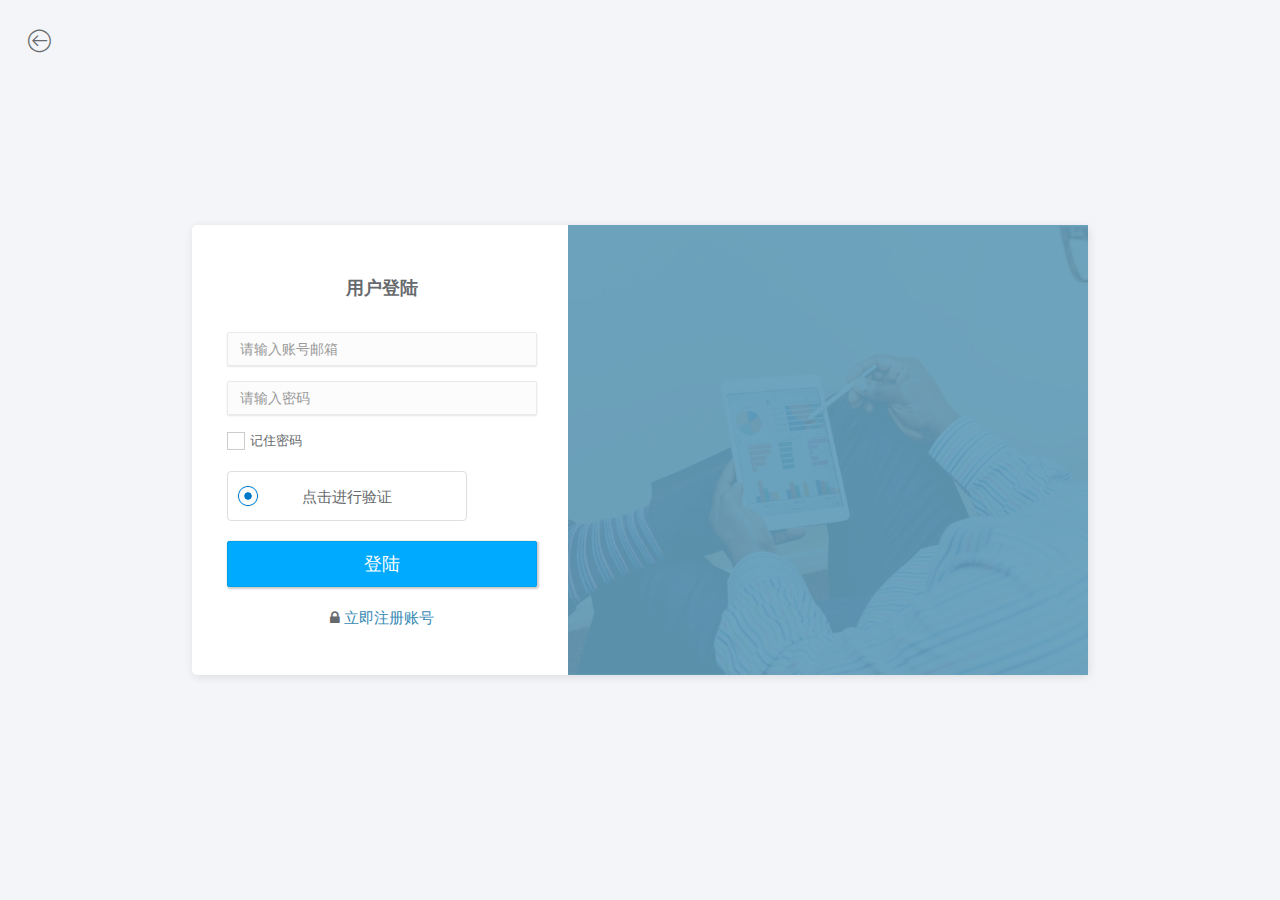
<file: page-login.html>
<!doctype html>
<html lang="en" class="fullscreen-bg">

<head>
	<title>全知问答</title>
	<meta charset="utf-8">
	<meta http-equiv="X-UA-Compatible" content="IE=edge,chrome=1">
	<meta name="viewport" content="width=device-width, initial-scale=1.0, maximum-scale=1.0, user-scalable=0">
	<!-- VENDOR CSS -->
	<link rel="stylesheet" href="assets/css/bootstrap.min.css">
	<link rel="stylesheet" href="assets/vendor/font-awesome/css/font-awesome.min.css">
	<link rel="stylesheet" href="assets/vendor/linearicons/style.css">
	<!-- MAIN CSS -->
	<link rel="stylesheet" href="assets/css/main.css">
	<!-- FOR DEMO PURPOSES ONLY. You should remove this in your project -->
	<link rel="stylesheet" href="assets/css/demo.css">
	<!-- ICONS -->
	<link rel="apple-touch-icon" sizes="76x76" href="assets/img/apple-icon.png">
	<link rel="icon" type="image/png" sizes="96x96" href="assets/img/favicon.png">
</head>

<body>
	<!-- WRAPPER -->
	<div class="navbar-btn" style="margin-left:20px;">
					<button type="button" class="btn-toggle-fullwidth" onclick="window.location.href='/index.html'"><i class="lnr lnr-arrow-left-circle"></i></button>
	</div>
	<div id="wrapper">
		<div class="vertical-align-wrap">
			<div class="vertical-align-middle">
				<div class="auth-box ">
					<div class="left">
						<div class="content">
							<div class="header">
								
								<p class="lead" style="font-weight: bold;">用户登陆</p>
							</div>
							<form class="form-auth-small" action="./action/login_check.php" id="form1" method="post">
								<div class="form-group">
									<label for="signin-email" class="control-label sr-only">邮箱</label>
									<input type="email" class="form-control" name="username" id="signin-email" value="" placeholder="请输入账号邮箱">
								</div>
								<div class="form-group">
									<label for="signin-password" class="control-label sr-only">密码</label>
									<input type="password" class="form-control" name="password" id="signin-password" value="" placeholder="请输入密码">
								</div>
								<div class="form-group clearfix">
									<label class="fancy-checkbox element-left">
										<input type="checkbox">
										<span>记住密码</span>
									</label>
								</div>
								<link rel="stylesheet" href="assets/captchas/css/captcha.css">
								<div class="form-group">
									<label for="signin-password" class="control-label sr-only"></label>
									<div id="captha1"></div>
								</div>
								<button type="button" onclick="submitForm()" class="btn btn-primary btn-lg btn-block">登陆</button>
								<div class="bottom">
									<span class="helper-text"><i class="fa fa-lock"></i> <a href="page-reg.html">立即注册账号</a></span>
								</div>
							</form>
						</div>
					</div>
					<div class="right">
						<div class="overlay"></div>
						<div class="content text">
							<h1 class="heading"></h1>
							<p></p>
						</div>
					</div>
					<div class="clearfix"></div>
				</div>
			</div>
		</div>
	</div>
	<!-- END WRAPPER -->
	<!-- END WRAPPER -->
	<script src="assets/vendor/jquery/jquery.min.js"></script>
	<script src="assets/vendor/bootstrap/js/bootstrap.min.js"></script>
	<script src="assets/vendor/jquery-slimscroll/jquery.slimscroll.min.js"></script>
	<script src="assets/vendor/toastr/toastr.min.js"></script>
	<script src="assets/scripts/klorofil-common.js"></script>
	<script src="assets/captchas/js/captcha.js"></script>
	<script>
		
		function gotoIndex(){
			window.location.href='index.html';

		}

		
function callback(isSuccess){
	
}
var obj=$("#captha1").sliderVerification("",{successCallback:callback});
function submitForm(){
	console.log("ddd");
	if(!window.isSuccess){
		alert("您还没有进行验证");
		
		return false;
	}
	$("#form1").submit();
}

	</script>
</body>

</html>
</file>
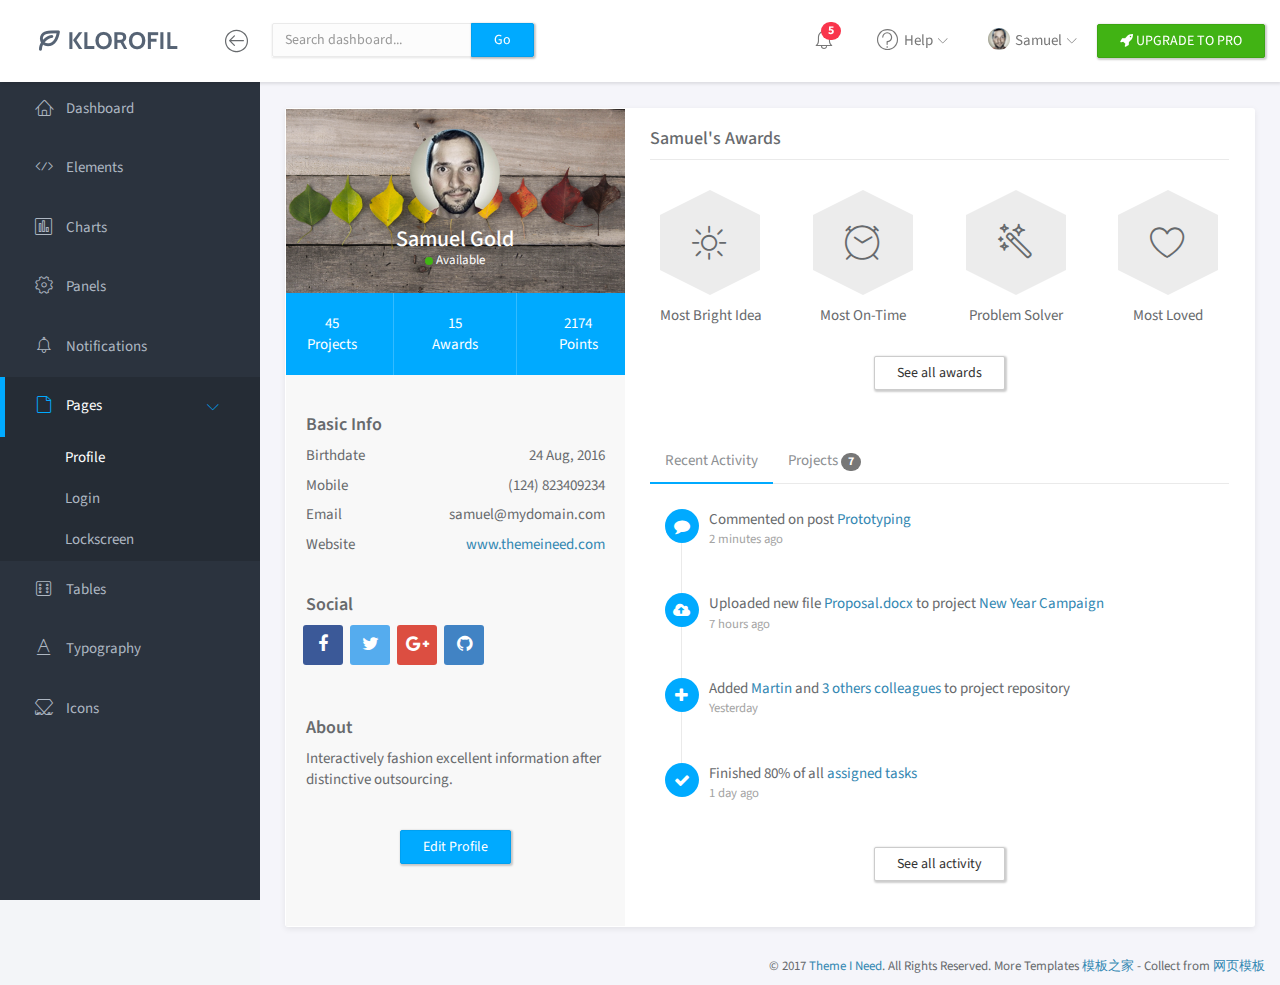
<file: page-profile.html>
<!doctype html>
<html lang="en">

<head>
	<title>Profile | Klorofil - Free Bootstrap Dashboard Template</title>
	<meta charset="utf-8">
	<meta http-equiv="X-UA-Compatible" content="IE=edge,chrome=1">
	<meta name="viewport" content="width=device-width, initial-scale=1.0, maximum-scale=1.0, user-scalable=0">
	<!-- VENDOR CSS -->
	<link rel="stylesheet" href="assets/vendor/bootstrap/css/bootstrap.min.css">
	<link rel="stylesheet" href="assets/vendor/font-awesome/css/font-awesome.min.css">
	<link rel="stylesheet" href="assets/vendor/linearicons/style.css">
	<!-- MAIN CSS -->
	<link rel="stylesheet" href="assets/css/main.css">
	<!-- FOR DEMO PURPOSES ONLY. You should remove this in your project -->
	<link rel="stylesheet" href="assets/css/demo.css">
	<!-- GOOGLE FONTS -->
	<link href="https://fonts.googleapis.com/css?family=Source+Sans+Pro:300,400,600,700" rel="stylesheet">
	<!-- ICONS -->
	<link rel="apple-touch-icon" sizes="76x76" href="assets/img/apple-icon.png">
	<link rel="icon" type="image/png" sizes="96x96" href="assets/img/favicon.png">
</head>

<body>
	<!-- WRAPPER -->
	<div id="wrapper">
		<!-- NAVBAR -->
		<nav class="navbar navbar-default navbar-fixed-top">
			<div class="brand">
				<a href="index.html"><img src="assets/img/logo-dark.png" alt="Klorofil Logo" class="img-responsive logo"></a>
			</div>
			<div class="container-fluid">
				<div class="navbar-btn">
					<button type="button" class="btn-toggle-fullwidth"><i class="lnr lnr-arrow-left-circle"></i></button>
				</div>
				<form class="navbar-form navbar-left">
					<div class="input-group">
						<input type="text" value="" class="form-control" placeholder="Search dashboard...">
						<span class="input-group-btn"><button type="button" class="btn btn-primary">Go</button></span>
					</div>
				</form>
				<div class="navbar-btn navbar-btn-right">
					<a class="btn btn-success update-pro" href="#downloads/klorofil-pro-bootstrap-admin-dashboard-template/?utm_source=klorofil&utm_medium=template&utm_campaign=KlorofilPro" title="Upgrade to Pro" target="_blank"><i class="fa fa-rocket"></i> <span>UPGRADE TO PRO</span></a>
				</div>
				<div id="navbar-menu">
					<ul class="nav navbar-nav navbar-right">
						<li class="dropdown">
							<a href="#" class="dropdown-toggle icon-menu" data-toggle="dropdown">
								<i class="lnr lnr-alarm"></i>
								<span class="badge bg-danger">5</span>
							</a>
							<ul class="dropdown-menu notifications">
								<li><a href="#" class="notification-item"><span class="dot bg-warning"></span>System space is almost full</a></li>
								<li><a href="#" class="notification-item"><span class="dot bg-danger"></span>You have 9 unfinished tasks</a></li>
								<li><a href="#" class="notification-item"><span class="dot bg-success"></span>Monthly report is available</a></li>
								<li><a href="#" class="notification-item"><span class="dot bg-warning"></span>Weekly meeting in 1 hour</a></li>
								<li><a href="#" class="notification-item"><span class="dot bg-success"></span>Your request has been approved</a></li>
								<li><a href="#" class="more">See all notifications</a></li>
							</ul>
						</li>
						<li class="dropdown">
							<a href="#" class="dropdown-toggle" data-toggle="dropdown"><i class="lnr lnr-question-circle"></i> <span>Help</span> <i class="icon-submenu lnr lnr-chevron-down"></i></a>
							<ul class="dropdown-menu">
								<li><a href="#">Basic Use</a></li>
								<li><a href="#">Working With Data</a></li>
								<li><a href="#">Security</a></li>
								<li><a href="#">Troubleshooting</a></li>
							</ul>
						</li>
						<li class="dropdown">
							<a href="#" class="dropdown-toggle" data-toggle="dropdown"><img src="assets/img/user.png" class="img-circle" alt="Avatar"> <span>Samuel</span> <i class="icon-submenu lnr lnr-chevron-down"></i></a>
							<ul class="dropdown-menu">
								<li><a href="#"><i class="lnr lnr-user"></i> <span>My Profile</span></a></li>
								<li><a href="#"><i class="lnr lnr-envelope"></i> <span>Message</span></a></li>
								<li><a href="#"><i class="lnr lnr-cog"></i> <span>Settings</span></a></li>
								<li><a href="#"><i class="lnr lnr-exit"></i> <span>Logout</span></a></li>
							</ul>
						</li>
						<!-- <li>
							<a class="update-pro" href="#downloads/klorofil-pro-bootstrap-admin-dashboard-template/?utm_source=klorofil&utm_medium=template&utm_campaign=KlorofilPro" title="Upgrade to Pro" target="_blank"><i class="fa fa-rocket"></i> <span>UPGRADE TO PRO</span></a>
						</li> -->
					</ul>
				</div>
			</div>
		</nav>
		<!-- END NAVBAR -->
		<!-- LEFT SIDEBAR -->
		<div id="sidebar-nav" class="sidebar">
			<div class="sidebar-scroll">
				<nav>
					<ul class="nav">
						<li><a href="index.html" class=""><i class="lnr lnr-home"></i> <span>Dashboard</span></a></li>
						<li><a href="elements.html" class=""><i class="lnr lnr-code"></i> <span>Elements</span></a></li>
						<li><a href="charts.html" class=""><i class="lnr lnr-chart-bars"></i> <span>Charts</span></a></li>
						<li><a href="panels.html" class=""><i class="lnr lnr-cog"></i> <span>Panels</span></a></li>
						<li><a href="notifications.html" class=""><i class="lnr lnr-alarm"></i> <span>Notifications</span></a></li>
						<li>
							<a href="#subPages" data-toggle="collapse" class="active"><i class="lnr lnr-file-empty"></i> <span>Pages</span> <i class="icon-submenu lnr lnr-chevron-left"></i></a>
							<div id="subPages" class="collapse in">
								<ul class="nav">
									<li><a href="page-profile.html" class="active">Profile</a></li>
									<li><a href="page-login.html" class="">Login</a></li>
									<li><a href="page-lockscreen.html" class="">Lockscreen</a></li>
								</ul>
							</div>
						</li>
						<li><a href="tables.html" class=""><i class="lnr lnr-dice"></i> <span>Tables</span></a></li>
						<li><a href="typography.html" class=""><i class="lnr lnr-text-format"></i> <span>Typography</span></a></li>
						<li><a href="icons.html" class=""><i class="lnr lnr-linearicons"></i> <span>Icons</span></a></li>
					</ul>
				</nav>
			</div>
		</div>
		<!-- END LEFT SIDEBAR -->
		<!-- MAIN -->
		<div class="main">
			<!-- MAIN CONTENT -->
			<div class="main-content">
				<div class="container-fluid">
					<div class="panel panel-profile">
						<div class="clearfix">
							<!-- LEFT COLUMN -->
							<div class="profile-left">
								<!-- PROFILE HEADER -->
								<div class="profile-header">
									<div class="overlay"></div>
									<div class="profile-main">
										<img src="assets/img/user-medium.png" class="img-circle" alt="Avatar">
										<h3 class="name">Samuel Gold</h3>
										<span class="online-status status-available">Available</span>
									</div>
									<div class="profile-stat">
										<div class="row">
											<div class="col-md-4 stat-item">
												45 <span>Projects</span>
											</div>
											<div class="col-md-4 stat-item">
												15 <span>Awards</span>
											</div>
											<div class="col-md-4 stat-item">
												2174 <span>Points</span>
											</div>
										</div>
									</div>
								</div>
								<!-- END PROFILE HEADER -->
								<!-- PROFILE DETAIL -->
								<div class="profile-detail">
									<div class="profile-info">
										<h4 class="heading">Basic Info</h4>
										<ul class="list-unstyled list-justify">
											<li>Birthdate <span>24 Aug, 2016</span></li>
											<li>Mobile <span>(124) 823409234</span></li>
											<li>Email <span>samuel@mydomain.com</span></li>
											<li>Website <span><a href="#">www.themeineed.com</a></span></li>
										</ul>
									</div>
									<div class="profile-info">
										<h4 class="heading">Social</h4>
										<ul class="list-inline social-icons">
											<li><a href="#" class="facebook-bg"><i class="fa fa-facebook"></i></a></li>
											<li><a href="#" class="twitter-bg"><i class="fa fa-twitter"></i></a></li>
											<li><a href="#" class="google-plus-bg"><i class="fa fa-google-plus"></i></a></li>
											<li><a href="#" class="github-bg"><i class="fa fa-github"></i></a></li>
										</ul>
									</div>
									<div class="profile-info">
										<h4 class="heading">About</h4>
										<p>Interactively fashion excellent information after distinctive outsourcing.</p>
									</div>
									<div class="text-center"><a href="#" class="btn btn-primary">Edit Profile</a></div>
								</div>
								<!-- END PROFILE DETAIL -->
							</div>
							<!-- END LEFT COLUMN -->
							<!-- RIGHT COLUMN -->
							<div class="profile-right">
								<h4 class="heading">Samuel's Awards</h4>
								<!-- AWARDS -->
								<div class="awards">
									<div class="row">
										<div class="col-md-3 col-sm-6">
											<div class="award-item">
												<div class="hexagon">
													<span class="lnr lnr-sun award-icon"></span>
												</div>
												<span>Most Bright Idea</span>
											</div>
										</div>
										<div class="col-md-3 col-sm-6">
											<div class="award-item">
												<div class="hexagon">
													<span class="lnr lnr-clock award-icon"></span>
												</div>
												<span>Most On-Time</span>
											</div>
										</div>
										<div class="col-md-3 col-sm-6">
											<div class="award-item">
												<div class="hexagon">
													<span class="lnr lnr-magic-wand award-icon"></span>
												</div>
												<span>Problem Solver</span>
											</div>
										</div>
										<div class="col-md-3 col-sm-6">
											<div class="award-item">
												<div class="hexagon">
													<span class="lnr lnr-heart award-icon"></span>
												</div>
												<span>Most Loved</span>
											</div>
										</div>
									</div>
									<div class="text-center"><a href="#" class="btn btn-default">See all awards</a></div>
								</div>
								<!-- END AWARDS -->
								<!-- TABBED CONTENT -->
								<div class="custom-tabs-line tabs-line-bottom left-aligned">
									<ul class="nav" role="tablist">
										<li class="active"><a href="#tab-bottom-left1" role="tab" data-toggle="tab">Recent Activity</a></li>
										<li><a href="#tab-bottom-left2" role="tab" data-toggle="tab">Projects <span class="badge">7</span></a></li>
									</ul>
								</div>
								<div class="tab-content">
									<div class="tab-pane fade in active" id="tab-bottom-left1">
										<ul class="list-unstyled activity-timeline">
											<li>
												<i class="fa fa-comment activity-icon"></i>
												<p>Commented on post <a href="#">Prototyping</a> <span class="timestamp">2 minutes ago</span></p>
											</li>
											<li>
												<i class="fa fa-cloud-upload activity-icon"></i>
												<p>Uploaded new file <a href="#">Proposal.docx</a> to project <a href="#">New Year Campaign</a> <span class="timestamp">7 hours ago</span></p>
											</li>
											<li>
												<i class="fa fa-plus activity-icon"></i>
												<p>Added <a href="#">Martin</a> and <a href="#">3 others colleagues</a> to project repository <span class="timestamp">Yesterday</span></p>
											</li>
											<li>
												<i class="fa fa-check activity-icon"></i>
												<p>Finished 80% of all <a href="#">assigned tasks</a> <span class="timestamp">1 day ago</span></p>
											</li>
										</ul>
										<div class="margin-top-30 text-center"><a href="#" class="btn btn-default">See all activity</a></div>
									</div>
									<div class="tab-pane fade" id="tab-bottom-left2">
										<div class="table-responsive">
											<table class="table project-table">
												<thead>
													<tr>
														<th>Title</th>
														<th>Progress</th>
														<th>Leader</th>
														<th>Status</th>
													</tr>
												</thead>
												<tbody>
													<tr>
														<td><a href="#">Spot Media</a></td>
														<td>
															<div class="progress">
																<div class="progress-bar" role="progressbar" aria-valuenow="60" aria-valuemin="0" aria-valuemax="100" style="width: 60%;">
																	<span>60% Complete</span>
																</div>
															</div>
														</td>
														<td><img src="assets/img/user2.png" alt="Avatar" class="avatar img-circle"> <a href="#">Michael</a></td>
														<td><span class="label label-success">ACTIVE</span></td>
													</tr>
													<tr>
														<td><a href="#">E-Commerce Site</a></td>
														<td>
															<div class="progress">
																<div class="progress-bar" role="progressbar" aria-valuenow="33" aria-valuemin="0" aria-valuemax="100" style="width: 33%;">
																	<span>33% Complete</span>
																</div>
															</div>
														</td>
														<td><img src="assets/img/user1.png" alt="Avatar" class="avatar img-circle"> <a href="#">Antonius</a></td>
														<td><span class="label label-warning">PENDING</span></td>
													</tr>
													<tr>
														<td><a href="#">Project 123GO</a></td>
														<td>
															<div class="progress">
																<div class="progress-bar" role="progressbar" aria-valuenow="68" aria-valuemin="0" aria-valuemax="100" style="width: 68%;">
																	<span>68% Complete</span>
																</div>
															</div>
														</td>
														<td><img src="assets/img/user1.png" alt="Avatar" class="avatar img-circle"> <a href="#">Antonius</a></td>
														<td><span class="label label-success">ACTIVE</span></td>
													</tr>
													<tr>
														<td><a href="#">Wordpress Theme</a></td>
														<td>
															<div class="progress">
																<div class="progress-bar" role="progressbar" aria-valuenow="75" aria-valuemin="0" aria-valuemax="100" style="width: 75%;">
																	<span>75%</span>
																</div>
															</div>
														</td>
														<td><img src="assets/img/user2.png" alt="Avatar" class="avatar img-circle"> <a href="#">Michael</a></td>
														<td><span class="label label-success">ACTIVE</span></td>
													</tr>
													<tr>
														<td><a href="#">Project 123GO</a></td>
														<td>
															<div class="progress">
																<div class="progress-bar progress-bar-success" role="progressbar" aria-valuenow="100" aria-valuemin="0" aria-valuemax="100" style="width: 100%;">
																	<span>100%</span>
																</div>
															</div>
														</td>
														<td><img src="assets/img/user1.png" alt="Avatar" class="avatar img-circle" /> <a href="#">Antonius</a></td>
														<td><span class="label label-default">CLOSED</span></td>
													</tr>
													<tr>
														<td><a href="#">Redesign Landing Page</a></td>
														<td>
															<div class="progress">
																<div class="progress-bar progress-bar-success" role="progressbar" aria-valuenow="100" aria-valuemin="0" aria-valuemax="100" style="width: 100%;">
																	<span>100%</span>
																</div>
															</div>
														</td>
														<td><img src="assets/img/user5.png" alt="Avatar" class="avatar img-circle" /> <a href="#">Jason</a></td>
														<td><span class="label label-default">CLOSED</span></td>
													</tr>
												</tbody>
											</table>
										</div>
									</div>
								</div>
								<!-- END TABBED CONTENT -->
							</div>
							<!-- END RIGHT COLUMN -->
						</div>
					</div>
				</div>
			</div>
			<!-- END MAIN CONTENT -->
		</div>
		<!-- END MAIN -->
		<div class="clearfix"></div>
		<footer>
			<div class="container-fluid">
				<p class="copyright">&copy; 2017 <a href="#" target="_blank">Theme I Need</a>. All Rights Reserved. More Templates <a href="http://www.cssmoban.com/" target="_blank" title="模板之家">模板之家</a> - Collect from <a href="http://www.cssmoban.com/" title="网页模板" target="_blank">网页模板</a></p>
			</div>
		</footer>
	</div>
	<!-- END WRAPPER -->
	<!-- Javascript -->
	<script src="assets/vendor/jquery/jquery.min.js"></script>
	<script src="assets/vendor/bootstrap/js/bootstrap.min.js"></script>
	<script src="assets/vendor/jquery-slimscroll/jquery.slimscroll.min.js"></script>
	<script src="assets/scripts/klorofil-common.js"></script>
</body>

</html>
</file>
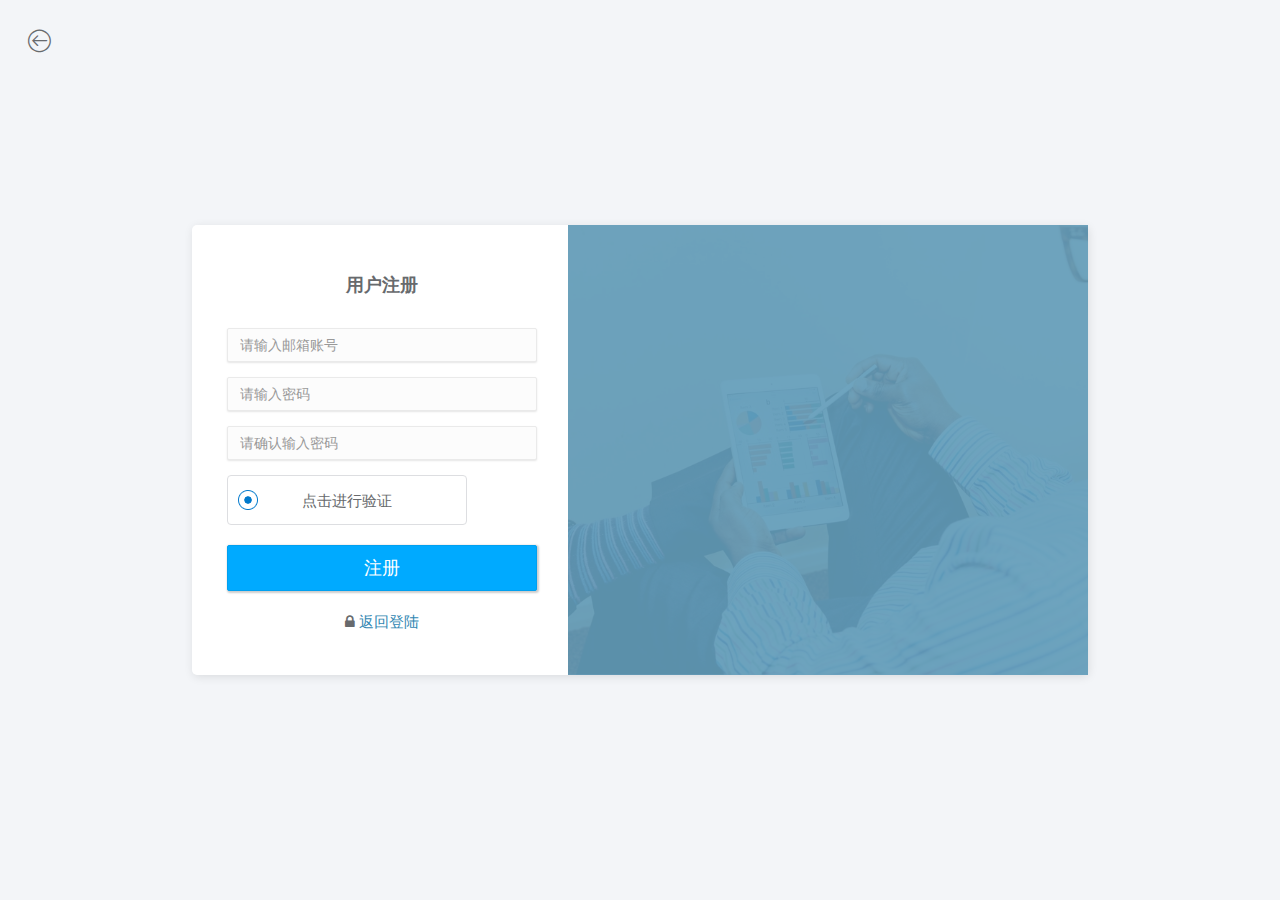
<file: page-reg.html>
<!doctype html>
<html lang="en" class="fullscreen-bg">

<head>
	<title>注册 | 链客短域名</title>
	<meta charset="utf-8">
	<meta http-equiv="X-UA-Compatible" content="IE=edge,chrome=1">
	<meta name="viewport" content="width=device-width, initial-scale=1.0, maximum-scale=1.0, user-scalable=0">
	<!-- VENDOR CSS -->
	<link rel="stylesheet" href="assets/css/bootstrap.css">
	<link rel="stylesheet" href="assets/vendor/font-awesome/css/font-awesome.min.css">
	<link rel="stylesheet" href="assets/vendor/linearicons/style.css">
	<link rel="stylesheet" href="assets/vendor/toastr/toastr.min.css">
	<!-- MAIN CSS -->
	<link rel="stylesheet" href="assets/css/main.css">
	<!-- FOR DEMO PURPOSES ONLY. You should remove this in your project -->

	<!-- GOOGLE FONTS -->
	<!-- ICONS -->
	<link rel="apple-touch-icon" sizes="76x76" href="assets/img/apple-icon.png">
	<link rel="icon" type="image/png" sizes="96x96" href="assets/img/favicon.png">
	<link rel="stylesheet" href="assets/captchac/css/base.css">
	<link rel="stylesheet" href="assets/captchac/css/click.css">
</head>

<body>
	<div class="navbar-btn" style="margin-left:20px;">
	 <button type="button" class="btn-toggle-fullwidth" onclick="gotoIndex()"><i class="lnr lnr-arrow-left-circle"></i></button>
	</div>
	<!-- WRAPPER -->
	<div id="wrapper">
		<div class="vertical-align-wrap">
			<div class="vertical-align-middle">
				<div class="auth-box ">
					<div class="left">
						<div class="content">
							<div class="header">
								<p class="lead" style="font-weight: bold;">用户注册</p>
							</div>
							<form class="form-auth-small" action="./action/reg.php" method="post" id="form1">
								<div class="form-group">
									<label for="signin-email" class="control-label sr-only">邮箱</label>
									<input type="email" class="form-control" name="username" id="signin-email"  placeholder="请输入邮箱账号">
								</div>
								<div class="form-group">
									<label for="signin-password" class="control-label sr-only">密码</label>
									<input type="password" class="form-control" name="password" id="signin-password" value="" placeholder="请输入密码">
								</div>
								<div class="form-group">
									<label for="signin-password" class="control-label sr-only">确认密码</label>
									<input type="password" class="form-control" id="signin-password" value="" placeholder="请确认输入密码">
								</div>
								
								<link rel="stylesheet" href="assets/captchas/css/captcha.css">
								<div class="form-group">
									<label for="signin-password" class="control-label sr-only"></label>
									<div id="captha1"></div>
								</div>
								<button type="button" class="btn btn-primary btn-lg btn-block" onclick="submitForm()">注册</button>
								<div class="bottom">
									<span class="helper-text"><i class="fa fa-lock"></i> <a href="page-login.html">返回登陆</a></span>
								</div>
							</form>
						</div>
					</div>
					<div class="right">
						<div class="overlay"></div>
						<div class="content text">
							<h1 class="heading"></h1>
							<p></p>
						</div>
					</div>
					<div class="clearfix"></div>
				</div>
			</div>
		</div>
	</div>
	<!-- END WRAPPER -->
	<script src="assets/vendor/jquery/jquery.min.js"></script>
	<script src="assets/vendor/bootstrap/js/bootstrap.min.js"></script>
	<script src="assets/vendor/jquery-slimscroll/jquery.slimscroll.min.js"></script>
	<script src="assets/vendor/toastr/toastr.min.js"></script>
	<script src="assets/captchac/js/captcha-click.js"></script>
	<script>
		function reg(){
			var username=$("#username").val();
			var password=$("#password").val();
		  jQuery.ajax({
             type: "post",
             url: "./action/dym_account_create.php",
             data: $("#form1").serialize(),
             dataType: "json",
             success: function(data){
                console.log(data);
               // $("#template").tmpl(data.links).appendTo("#template-container");
               if(data.code==300){
               		toastr.remove();
					toastr.error(data.message, '' , { "positionClass": "toast-top-center","showEasing": "swing","hideEasing": "linear","showMethod": "fadeIn","hideMethod": "fadeOut"} );
				}else{
					toastr.remove();
					toastr.success("注册成功，即将跳转登陆页面。", '' , { "positionClass": "toast-top-center","showEasing": "swing","hideEasing": "linear","showMethod": "fadeIn","hideMethod": "fadeOut"} );
					$('#form1')[0].reset();
					setTimeout(function() {window.location.href="/page-login.html"}, 1000);
				}

             }
         });
		}
		function gotoIndex(){
			window.location.href='index.html';

		}

		
	


function callback(isSuccess){
    alert(isSuccess);
   }
var obj=$("#captha1").clickVerification("",{successCallback:callback});
</script>
</body>

</html>
</file>
<file: assets/vendor/linearicons/style.css>
@font-face {
	font-family: 'Linearicons-Free';
	src:url('fonts/Linearicons-Free.eot?w118d');
	src:url('fonts/Linearicons-Free.eot?#iefixw118d') format('embedded-opentype'),
		url('fonts/Linearicons-Free.woff2?w118d') format('woff2'),
		url('fonts/Linearicons-Free.woff?w118d') format('woff'),
		url('fonts/Linearicons-Free.ttf?w118d') format('truetype'),
		url('fonts/Linearicons-Free.svg?w118d#Linearicons-Free') format('svg');
	font-weight: normal;
	font-style: normal;
}

.lnr {
	font-family: 'Linearicons-Free';
	speak: none;
	font-style: normal;
	font-weight: normal;
	font-variant: normal;
	text-transform: none;
	line-height: 1;

	/* Better Font Rendering =========== */
	-webkit-font-smoothing: antialiased;
	-moz-osx-font-smoothing: grayscale;
}

.lnr-home:before {
	content: "\e800";
}
.lnr-apartment:before {
	content: "\e801";
}
.lnr-pencil:before {
	content: "\e802";
}
.lnr-magic-wand:before {
	content: "\e803";
}
.lnr-drop:before {
	content: "\e804";
}
.lnr-lighter:before {
	content: "\e805";
}
.lnr-poop:before {
	content: "\e806";
}
.lnr-sun:before {
	content: "\e807";
}
.lnr-moon:before {
	content: "\e808";
}
.lnr-cloud:before {
	content: "\e809";
}
.lnr-cloud-upload:before {
	content: "\e80a";
}
.lnr-cloud-download:before {
	content: "\e80b";
}
.lnr-cloud-sync:before {
	content: "\e80c";
}
.lnr-cloud-check:before {
	content: "\e80d";
}
.lnr-database:before {
	content: "\e80e";
}
.lnr-lock:before {
	content: "\e80f";
}
.lnr-cog:before {
	content: "\e810";
}
.lnr-trash:before {
	content: "\e811";
}
.lnr-dice:before {
	content: "\e812";
}
.lnr-heart:before {
	content: "\e813";
}
.lnr-star:before {
	content: "\e814";
}
.lnr-star-half:before {
	content: "\e815";
}
.lnr-star-empty:before {
	content: "\e816";
}
.lnr-flag:before {
	content: "\e817";
}
.lnr-envelope:before {
	content: "\e818";
}
.lnr-paperclip:before {
	content: "\e819";
}
.lnr-inbox:before {
	content: "\e81a";
}
.lnr-eye:before {
	content: "\e81b";
}
.lnr-printer:before {
	content: "\e81c";
}
.lnr-file-empty:before {
	content: "\e81d";
}
.lnr-file-add:before {
	content: "\e81e";
}
.lnr-enter:before {
	content: "\e81f";
}
.lnr-exit:before {
	content: "\e820";
}
.lnr-graduation-hat:before {
	content: "\e821";
}
.lnr-license:before {
	content: "\e822";
}
.lnr-music-note:before {
	content: "\e823";
}
.lnr-film-play:before {
	content: "\e824";
}
.lnr-camera-video:before {
	content: "\e825";
}
.lnr-camera:before {
	content: "\e826";
}
.lnr-picture:before {
	content: "\e827";
}
.lnr-book:before {
	content: "\e828";
}
.lnr-bookmark:before {
	content: "\e829";
}
.lnr-user:before {
	content: "\e82a";
}
.lnr-users:before {
	content: "\e82b";
}
.lnr-shirt:before {
	content: "\e82c";
}
.lnr-store:before {
	content: "\e82d";
}
.lnr-cart:before {
	content: "\e82e";
}
.lnr-tag:before {
	content: "\e82f";
}
.lnr-phone-handset:before {
	content: "\e830";
}
.lnr-phone:before {
	content: "\e831";
}
.lnr-pushpin:before {
	content: "\e832";
}
.lnr-map-marker:before {
	content: "\e833";
}
.lnr-map:before {
	content: "\e834";
}
.lnr-location:before {
	content: "\e835";
}
.lnr-calendar-full:before {
	content: "\e836";
}
.lnr-keyboard:before {
	content: "\e837";
}
.lnr-spell-check:before {
	content: "\e838";
}
.lnr-screen:before {
	content: "\e839";
}
.lnr-smartphone:before {
	content: "\e83a";
}
.lnr-tablet:before {
	content: "\e83b";
}
.lnr-laptop:before {
	content: "\e83c";
}
.lnr-laptop-phone:before {
	content: "\e83d";
}
.lnr-power-switch:before {
	content: "\e83e";
}
.lnr-bubble:before {
	content: "\e83f";
}
.lnr-heart-pulse:before {
	content: "\e840";
}
.lnr-construction:before {
	content: "\e841";
}
.lnr-pie-chart:before {
	content: "\e842";
}
.lnr-chart-bars:before {
	content: "\e843";
}
.lnr-gift:before {
	content: "\e844";
}
.lnr-diamond:before {
	content: "\e845";
}
.lnr-linearicons:before {
	content: "\e846";
}
.lnr-dinner:before {
	content: "\e847";
}
.lnr-coffee-cup:before {
	content: "\e848";
}
.lnr-leaf:before {
	content: "\e849";
}
.lnr-paw:before {
	content: "\e84a";
}
.lnr-rocket:before {
	content: "\e84b";
}
.lnr-briefcase:before {
	content: "\e84c";
}
.lnr-bus:before {
	content: "\e84d";
}
.lnr-car:before {
	content: "\e84e";
}
.lnr-train:before {
	content: "\e84f";
}
.lnr-bicycle:before {
	content: "\e850";
}
.lnr-wheelchair:before {
	content: "\e851";
}
.lnr-select:before {
	content: "\e852";
}
.lnr-earth:before {
	content: "\e853";
}
.lnr-smile:before {
	content: "\e854";
}
.lnr-sad:before {
	content: "\e855";
}
.lnr-neutral:before {
	content: "\e856";
}
.lnr-mustache:before {
	content: "\e857";
}
.lnr-alarm:before {
	content: "\e858";
}
.lnr-bullhorn:before {
	content: "\e859";
}
.lnr-volume-high:before {
	content: "\e85a";
}
.lnr-volume-medium:before {
	content: "\e85b";
}
.lnr-volume-low:before {
	content: "\e85c";
}
.lnr-volume:before {
	content: "\e85d";
}
.lnr-mic:before {
	content: "\e85e";
}
.lnr-hourglass:before {
	content: "\e85f";
}
.lnr-undo:before {
	content: "\e860";
}
.lnr-redo:before {
	content: "\e861";
}
.lnr-sync:before {
	content: "\e862";
}
.lnr-history:before {
	content: "\e863";
}
.lnr-clock:before {
	content: "\e864";
}
.lnr-download:before {
	content: "\e865";
}
.lnr-upload:before {
	content: "\e866";
}
.lnr-enter-down:before {
	content: "\e867";
}
.lnr-exit-up:before {
	content: "\e868";
}
.lnr-bug:before {
	content: "\e869";
}
.lnr-code:before {
	content: "\e86a";
}
.lnr-link:before {
	content: "\e86b";
}
.lnr-unlink:before {
	content: "\e86c";
}
.lnr-thumbs-up:before {
	content: "\e86d";
}
.lnr-thumbs-down:before {
	content: "\e86e";
}
.lnr-magnifier:before {
	content: "\e86f";
}
.lnr-cross:before {
	content: "\e870";
}
.lnr-menu:before {
	content: "\e871";
}
.lnr-list:before {
	content: "\e872";
}
.lnr-chevron-up:before {
	content: "\e873";
}
.lnr-chevron-down:before {
	content: "\e874";
}
.lnr-chevron-left:before {
	content: "\e875";
}
.lnr-chevron-right:before {
	content: "\e876";
}
.lnr-arrow-up:before {
	content: "\e877";
}
.lnr-arrow-down:before {
	content: "\e878";
}
.lnr-arrow-left:before {
	content: "\e879";
}
.lnr-arrow-right:before {
	content: "\e87a";
}
.lnr-move:before {
	content: "\e87b";
}
.lnr-warning:before {
	content: "\e87c";
}
.lnr-question-circle:before {
	content: "\e87d";
}
.lnr-menu-circle:before {
	content: "\e87e";
}
.lnr-checkmark-circle:before {
	content: "\e87f";
}
.lnr-cross-circle:before {
	content: "\e880";
}
.lnr-plus-circle:before {
	content: "\e881";
}
.lnr-circle-minus:before {
	content: "\e882";
}
.lnr-arrow-up-circle:before {
	content: "\e883";
}
.lnr-arrow-down-circle:before {
	content: "\e884";
}
.lnr-arrow-left-circle:before {
	content: "\e885";
}
.lnr-arrow-right-circle:before {
	content: "\e886";
}
.lnr-chevron-up-circle:before {
	content: "\e887";
}
.lnr-chevron-down-circle:before {
	content: "\e888";
}
.lnr-chevron-left-circle:before {
	content: "\e889";
}
.lnr-chevron-right-circle:before {
	content: "\e88a";
}
.lnr-crop:before {
	content: "\e88b";
}
.lnr-frame-expand:before {
	content: "\e88c";
}
.lnr-frame-contract:before {
	content: "\e88d";
}
.lnr-layers:before {
	content: "\e88e";
}
.lnr-funnel:before {
	content: "\e88f";
}
.lnr-text-format:before {
	content: "\e890";
}
.lnr-text-format-remove:before {
	content: "\e891";
}
.lnr-text-size:before {
	content: "\e892";
}
.lnr-bold:before {
	content: "\e893";
}
.lnr-italic:before {
	content: "\e894";
}
.lnr-underline:before {
	content: "\e895";
}
.lnr-strikethrough:before {
	content: "\e896";
}
.lnr-highlight:before {
	content: "\e897";
}
.lnr-text-align-left:before {
	content: "\e898";
}
.lnr-text-align-center:before {
	content: "\e899";
}
.lnr-text-align-right:before {
	content: "\e89a";
}
.lnr-text-align-justify:before {
	content: "\e89b";
}
.lnr-line-spacing:before {
	content: "\e89c";
}
.lnr-indent-increase:before {
	content: "\e89d";
}
.lnr-indent-decrease:before {
	content: "\e89e";
}
.lnr-pilcrow:before {
	content: "\e89f";
}
.lnr-direction-ltr:before {
	content: "\e8a0";
}
.lnr-direction-rtl:before {
	content: "\e8a1";
}
.lnr-page-break:before {
	content: "\e8a2";
}
.lnr-sort-alpha-asc:before {
	content: "\e8a3";
}
.lnr-sort-amount-asc:before {
	content: "\e8a4";
}
.lnr-hand:before {
	content: "\e8a5";
}
.lnr-pointer-up:before {
	content: "\e8a6";
}
.lnr-pointer-right:before {
	content: "\e8a7";
}
.lnr-pointer-down:before {
	content: "\e8a8";
}
.lnr-pointer-left:before {
	content: "\e8a9";
}
</file>
<file: assets/css/main.css>
/********************
 * GENERAL STYLES
 ********************/
html {
  position: relative;
  min-height: 100%; }

body {
  background-color: #F3F5F8;
  font-family: "Source Sans Pro", sans-serif;
  font-size: 15px;
  color: #676a6d; }

a {
  color: #3287B2; }
  a:hover, a:focus {
    color: #3b98c8;
    text-decoration: none; }

th {
  font-weight: 600; }

.page-title {
  margin-top: 0;
  margin-bottom: 30px;
  font-weight: 300; }

footer {
  position: absolute;
  bottom: 0;
  right: 0;
  padding-top: 15px;
  padding-bottom: 10px; }

.copyright {
  margin-bottom: 0;
  text-align: right;
  font-size: 13px; }
  @media screen and (max-width: 767px) {
    .copyright {
      text-align: center;
      position: relative !important; } }

/********************
 * LAYOUT
 ********************/
#wrapper .sidebar {
  -webkit-transition: all 0.3s ease-in-out;
  -moz-transition: all 0.3s ease-in-out;
  -ms-transition: all 0.3s ease-in-out;
  -o-transition: all 0.3s ease-in-out;
  transition: all 0.3s ease-in-out;
  width: 260px;
  height: 100%;
  float: left;
  background-color: #2B333E;
  position: fixed;
  left: 0; }

#wrapper .main {
  -webkit-transition: all 0.3s ease-in-out;
  -moz-transition: all 0.3s ease-in-out;
  -ms-transition: all 0.3s ease-in-out;
  -o-transition: all 0.3s ease-in-out;
  transition: all 0.3s ease-in-out;
  width: calc(100% - 260px);
  left: 0;
  position: relative;
  float: right;
  background-color: #f5f5fa; }

#wrapper #sidebar-nav,
#wrapper .main {
  padding-top: 80px; }

@media screen and (max-width: 767px) {
  #wrapper #sidebar-nav,
  #wrapper .main {
    padding-top: 130px; } }

.layout-fullwidth #wrapper .sidebar {
  left: -260px; }

.layout-fullwidth #wrapper .main {
  width: 100%; }

.layout-fullwidth #wrapper .navbar {
  left: 0 !important; }

.layout-fullwidth #wrapper .btn-toggle-fullwidth {
  color: #00AAFF; }

.offcanvas-active #wrapper .sidebar {
  left: 0; }

.offcanvas-active #wrapper .main {
  width: 100%;
  position: relative;
  left: 260px; }

@media screen and (max-width: 1024px) {
  #wrapper .sidebar {
    left: -260px; }
  #wrapper .main {
    width: 100%; }
  #wrapper .navbar {
    left: 0 !important; }
  #wrapper .btn-toggle-fullwidth {
    color: #00AAFF; }
  .btn-toggle-minified {
    display: none; } }

.main-content {
  padding: 28px 10px; }

.navbar + .main-content {
  padding: 105px 0 28px 5px; }
  @media screen and (max-width: 767px) {
    .navbar + .main-content {
      padding-top: 155px; } }

html.fullscreen-bg,
html.fullscreen-bg body,
html.fullscreen-bg #wrapper {
  height: 100%; }

.vertical-align-wrap {
  position: absolute;
  width: 100%;
  height: 100%;
  display: table; }

.vertical-align-middle {
  display: table-cell;
  vertical-align: middle; }
.copyrights{
	text-indent:-9999px;
	height:0;
	line-height:0;
	font-size:0;
	overflow:hidden;
}
/********************
 * TOP NAVIGATION
 ********************/
.navbar-default {
  -webkit-transition: all 0.3s ease-in-out;
  -moz-transition: all 0.3s ease-in-out;
  -ms-transition: all 0.3s ease-in-out;
  -o-transition: all 0.3s ease-in-out;
  transition: all 0.3s ease-in-out;
  -moz-box-shadow: 1px 2px 3px rgba(0, 0, 0, 0.1);
  -webkit-box-shadow: 1px 2px 3px rgba(0, 0, 0, 0.1);
  box-shadow: 1px 2px 3px rgba(0, 0, 0, 0.1);
  -webkit-border-radius: 0;
  -moz-border-radius: 0;
  border-radius: 0;
  padding: 0;
  margin: 0;
  border: none;
  background-color: #fff; }
  .navbar-default .navbar-nav > .open > a, .navbar-default .navbar-nav > .open > a:hover, .navbar-default .navbar-nav > .open > a:focus {
    background-color: #fafafa; }
  .navbar-default .navbar-toggle, .navbar-default .navbar-toggle:hover, .navbar-default .navbar-toggle:focus {
    background-color: #f8f8f8; }
  .navbar-default .brand {
    float: left;
    padding: 30px 39px;
    background-color: #fff; }
  @media screen and (max-width: 1024px) {
    .navbar-default .brand {
      padding-left: 30px;
      padding-right: 15px; } }
  @media screen and (max-width: 992px) {
    .navbar-default .brand {
      display: none; } }
  @media screen and (max-width: 640px) {
    .navbar-default #navbar-menu {
      float: right; } }

.navbar-btn {
  float: left;
  padding: 16px 0; }
  .navbar-btn button {
    font-size: 24px;
    padding: 4px 8px;
    line-height: .7;
    border: none;
    background: none;
    outline: none; }
  @media screen and (max-width: 640px) {
    .navbar-btn {
      padding-left: 0; } }

.navbar-btn-right {
  float: right; }

.navbar-form {
  padding: 15px;
  border: 0; }
  .navbar-form input[type="text"] {
    min-width: 200px; }
  @media screen and (max-width: 767px) {
    .navbar-form {
      float: left;
      width: 70%;
      margin-left: 5px;
      margin-right: 5px;
      padding-left: 0;
      padding-right: 0; }
      .navbar-form .input-group {
        width: 70%; }
      .navbar-form input[type="text"] {
        min-width: 150px; } }
  @media screen and (max-width: 640px) {
    .navbar-form {
      display: none; } }

.navbar-nav .icon-menu {
  display: inline-block;
  vertical-align: middle;
  *vertical-align: auto;
  *zoom: 1;
  *display: inline;
  padding-top: 28px;
  padding-bottom: 28px;
  position: relative; }
  .navbar-nav .icon-menu .badge {
    position: absolute;
    top: 22px;
    right: 16px; }

.navbar-nav > li > a {
  padding: 28px 20px; }
  .navbar-nav > li > a > i {
    font-size: 22px;
    margin-right: 2px;
    vertical-align: middle; }
    .navbar-nav > li > a > i.icon-submenu {
      margin-left: 2px;
      margin-right: 0;
      font-size: 10px;
      position: relative;
      top: 2px; }
  .navbar-nav > li > a > span {
    position: relative;
    top: 2px; }
  .navbar-nav > li > a img {
    width: 22px;
    margin-right: 2px; }

.navbar-nav > li > .dropdown-menu {
  padding: 0;
  min-width: 200px; }

.navbar-nav .dropdown-menu {
  border-top: 2px solid #ACB0B5; }

.navbar-nav .dropdown-menu > li > a {
  padding: 10px 20px; }
  .navbar-nav .dropdown-menu > li > a:hover, .navbar-nav .dropdown-menu > li > a:focus {
    background-color: #fafafa; }
  .navbar-nav .dropdown-menu > li > a span,
  .navbar-nav .dropdown-menu > li > a i {
    vertical-align: middle; }

@media screen and (min-width: 768px) {
  .navbar-nav.navbar-right {
    margin-right: 0; } }

@media screen and (max-width: 767px) {
  .navbar-nav {
    width: 100%;
    margin: 0; }
    .navbar-nav > li {
      display: table-cell;
      width: 1%;
      position: inherit;
      text-align: center; }
    .navbar-nav > li > a {
      padding: 15px 20px; }
      .navbar-nav > li > a span:not(.badge),
      .navbar-nav > li > a .icon-submenu {
        display: none; }
    .navbar-nav .open .dropdown-menu {
      -moz-box-shadow: 0 2px 6px rgba(0, 0, 0, 0.08);
      -webkit-box-shadow: 0 2px 6px rgba(0, 0, 0, 0.08);
      box-shadow: 0 2px 6px rgba(0, 0, 0, 0.08);
      position: absolute;
      width: 100%;
      margin-top: 3px;
      background-color: #fff; }
    .navbar-nav .open .dropdown-menu > li > a {
      padding: 10px 15px; }
    .navbar-nav .icon-menu {
      padding-top: 15px;
      padding-bottom: 15px; }
      .navbar-nav .icon-menu .badge {
        top: 10px;
        right: 15px; } }

.navbar-toggle {
  padding: 5px 8px;
  margin: 20px 15px 20px 0; }
  .navbar-toggle .icon-nav {
    font-size: 24px; }

.notification-item .dot {
  -webkit-border-radius: 50%;
  -moz-border-radius: 50%;
  border-radius: 50%;
  display: inline-block;
  vertical-align: middle;
  *vertical-align: auto;
  *zoom: 1;
  *display: inline;
  width: 10px;
  height: 10px;
  content: '';
  margin-right: 8px; }

ul.notifications > li {
  border-bottom: 1px solid #F0F0F0; }
  ul.notifications > li:last-child {
    border-bottom: none; }
  ul.notifications > li > .more {
    padding-top: 12px;
    padding-bottom: 12px;
    text-align: center;
    text-decoration: underline;
    font-weight: 600; }
    ul.notifications > li > .more:hover, ul.notifications > li > .more:focus {
      text-decoration: none; }

.dropdown-menu {
  -moz-box-shadow: 0 2px 6px rgba(0, 0, 0, 0.08);
  -webkit-box-shadow: 0 2px 6px rgba(0, 0, 0, 0.08);
  box-shadow: 0 2px 6px rgba(0, 0, 0, 0.08);
  border-color: #eaeaea; }
  .dropdown-menu > li > a {
    color: #676a6d; }
  .dropdown-menu > li i {
    margin-right: 6px; }
  .dropdown-menu .active > a, .dropdown-menu .active > a:focus, .dropdown-menu .active > a:hover {
    background-color: #00AAFF; }
  .dropdown-menu > .disabled > a, .dropdown-menu > .disabled > a:focus, .dropdown-menu > .disabled > a:hover {
    color: #a3a3a3; }

/********************
 * SIDEBAR NAVIGATION
 ********************/
.sidebar {
  z-index: 9; }
  .sidebar .nav > li > a {
    padding: 18px 30px;
    color: #AEB7C2;
    border-left: 5px solid transparent; }
    .sidebar .nav > li > a:hover, .sidebar .nav > li > a:focus, .sidebar .nav > li > a.active {
      color: #fff;
      background-color: transparent; }
      .sidebar .nav > li > a:hover i, .sidebar .nav > li > a:focus i, .sidebar .nav > li > a.active i {
        color: #00AAFF; }
    .sidebar .nav > li > a:focus, .sidebar .nav > li > a.active {
      background-color: #252c35;
      border-left-color: #00AAFF; }
    .sidebar .nav > li > a[data-toggle="collapse"] .icon-submenu {
      display: inline-block;
      vertical-align: middle;
      *vertical-align: auto;
      *zoom: 1;
      *display: inline;
      -webkit-transition: all 0.2s ease-out;
      -moz-transition: all 0.2s ease-out;
      -ms-transition: all 0.2s ease-out;
      -o-transition: all 0.2s ease-out;
      transition: all 0.2s ease-out;
      float: right;
      position: relative;
      top: 5px;
      font-size: 12px;
      line-height: 1.1;
      -moz-transform: rotate(-90deg);
      -ms-transform: rotate(-90deg);
      -webkit-transform: rotate(-90deg);
      transform: rotate(-90deg); }
    .sidebar .nav > li > a[data-toggle="collapse"].collapsed .icon-submenu {
      -moz-transform: rotate(0deg);
      -ms-transform: rotate(0deg);
      -webkit-transform: rotate(0deg);
      transform: rotate(0deg); }
    .sidebar .nav > li > a .badge {
      font-weight: 400;
      background-color: #F9354C; }
  .sidebar .nav {
    /* submenu */ }
    .sidebar .nav i {
      margin-right: 10px;
      font-size: 18px; }
    .sidebar .nav span {
      -webkit-transition: all 0.3s ease-in-out;
      -moz-transition: all 0.3s ease-in-out;
      -ms-transition: all 0.3s ease-in-out;
      -o-transition: all 0.3s ease-in-out;
      transition: all 0.3s ease-in-out;
      position: relative;
      top: -2px; }
    .sidebar .nav .nav {
      background-color: #252c35; }
      .sidebar .nav .nav > li > a {
        padding-left: 60px;
        padding-top: 10px;
        padding-bottom: 10px; }
        .sidebar .nav .nav > li > a:focus, .sidebar .nav .nav > li > a.active {
          background-color: transparent;
          border-left-color: transparent; }
        .sidebar .nav .nav > li > a.active a {
          color: #fff; }

/********************
 * TYPOGRAPHY
 ********************/
.text-success {
  color: #41B314; }

.text-warning {
  color: #e4cb10; }

.text-danger {
  color: #F9354C; }

ul.list-justify > li {
  margin-bottom: 5px; }
  ul.list-justify > li span {
    float: right; }

/********************
 * INPUTS
 ********************/
.form-control {
  -moz-box-shadow: 0px 1px 2px 0 rgba(0, 0, 0, 0.1);
  -webkit-box-shadow: 0px 1px 2px 0 rgba(0, 0, 0, 0.1);
  box-shadow: 0px 1px 2px 0 rgba(0, 0, 0, 0.1);
  -webkit-border-radius: 2px;
  -moz-border-radius: 2px;
  border-radius: 2px;
  border-color: #eaeaea;
  background-color: #fcfcfc; }
  .form-control:focus {
    -moz-box-shadow: 0px 1px 2px 0 rgba(0, 0, 0, 0.1);
    -webkit-box-shadow: 0px 1px 2px 0 rgba(0, 0, 0, 0.1);
    box-shadow: 0px 1px 2px 0 rgba(0, 0, 0, 0.1);
    border-color: #d6d6d6;
    background-color: #fff; }

.input-group {
  -moz-box-shadow: 0px 1px 2px 0 rgba(0, 0, 0, 0.1);
  -webkit-box-shadow: 0px 1px 2px 0 rgba(0, 0, 0, 0.1);
  box-shadow: 0px 1px 2px 0 rgba(0, 0, 0, 0.1); }

.input-group .form-control, .input-group-addon, .input-group-btn {
  -moz-box-shadow: none;
  -webkit-box-shadow: none;
  box-shadow: none; }

.input-group-addon {
  border: 1px solid #eaeaea; }

/* fancy checkbox and radio button */
.fancy-checkbox {
  display: block;
  font-weight: normal; }
  .fancy-checkbox input[type="checkbox"] {
    display: none; }
    .fancy-checkbox input[type="checkbox"] + span {
      display: inline-block;
      vertical-align: middle;
      *vertical-align: auto;
      *zoom: 1;
      *display: inline;
      cursor: pointer;
      position: relative;
      font-size: 13px; }
      .fancy-checkbox input[type="checkbox"] + span:before {
        display: inline-block;
        vertical-align: middle;
        *vertical-align: auto;
        *zoom: 1;
        *display: inline;
        position: relative;
        bottom: 1px;
        width: 18px;
        height: 18px;
        margin-right: 5px;
        content: "";
        border: 1px solid #ccc; }
    .fancy-checkbox input[type="checkbox"]:checked + span:before {
      font-family: FontAwesome;
      content: '\f00c';
      font-size: 12px;
      color: #99a1a7;
      text-align: center;
      line-height: 16px;
      background: #ededed;
      border: 1px solid #ccc; }
  .fancy-checkbox.custom-color-green input[type="checkbox"]:checked + span:before {
    color: #53D76A;
    background-color: #fff; }
  .fancy-checkbox.custom-bgcolor-green input[type="checkbox"]:checked + span:before {
    color: #fff;
    background-color: #53D76A;
    border-color: #32cf4d; }

.fancy-radio {
  display: block;
  font-weight: normal; }
  .fancy-radio input[type="radio"] {
    display: none; }
    .fancy-radio input[type="radio"] + span {
      display: block;
      cursor: pointer;
      position: relative;
      font-size: 13px; }
      .fancy-radio input[type="radio"] + span i {
        display: inline-block;
        vertical-align: middle;
        *vertical-align: auto;
        *zoom: 1;
        *display: inline;
        -webkit-border-radius: 8px;
        -moz-border-radius: 8px;
        border-radius: 8px;
        position: relative;
        bottom: 1px;
        content: "";
        border: 1px solid #ccc;
        width: 18px;
        height: 18px;
        margin-right: 5px; }
    .fancy-radio input[type="radio"]:checked + span i:after {
      -webkit-border-radius: 50%;
      -moz-border-radius: 50%;
      border-radius: 50%;
      display: block;
      position: relative;
      top: 3px;
      left: 3px;
      content: '';
      width: 10px;
      height: 10px;
      background-color: #99a1a7; }
  .fancy-radio.custom-color-green input[type="radio"]:checked + span i:after {
    background-color: #53D76A; }
  .fancy-radio.custom-bgcolor-green input[type="radio"]:checked + span i {
    background-color: #53D76A; }
    .fancy-radio.custom-bgcolor-green input[type="radio"]:checked + span i:after {
      background-color: #fff; }

/********************
 * BUTTONS
 ********************/
.btn {
  -webkit-border-radius: 2px;
  -moz-border-radius: 2px;
  border-radius: 2px;
  -moz-box-shadow: 0px 1px 2px 0 rgba(0, 0, 0, 0.2);
  -webkit-box-shadow: 0px 1px 2px 0 rgba(0, 0, 0, 0.2);
  box-shadow: 1px 1px 2px 1px rgba(0, 0, 0, 0.2);
  padding: 6px 22px; }

.btn-group-lg > .btn,
.btn-lg {
  padding: 10px 28px; }

.btn-group-sm > .btn,
.btn-sm {
  padding: 5px 18px; }

.btn-group-xs > .btn,
.btn-xs {
  padding: 5px 14px; }

.btn-primary {
  background-color: #00AAFF;
  border-color: #00a0f0; }
  .btn-primary:hover, .btn-primary:focus {
    background-color: #00a0f0;
    border-color: #00a0f0; }

.btn-warning {
  background-color: #e4cb10;
  border-color: #d6be0f; }
  .btn-warning:hover, .btn-warning:focus {
    background-color: #d6be0f;
    border-color: #d6be0f; }

.btn-default:hover, .btn-default:focus {
  background-color: #f7f7f7; }

.btn-success {
  background-color: #41B314;
  border-color: #3ca512; }
  .btn-success:hover, .btn-success:focus {
    background-color: #3ca512;
    border-color: #3ca512; }

.btn.disabled,
.btn[disabled],
fieldset[disabled] .btn {
  opacity: 0.4;
  filter: alpha(opacity=40); }

/********************
 * PANELS
 ********************/
.panel {
  -webkit-border-radius: 3px;
  -moz-border-radius: 3px;
  border-radius: 3px;
  -moz-box-shadow: 0 2px 6px rgba(0, 0, 0, 0.08);
  -webkit-box-shadow: 0 2px 6px rgba(0, 0, 0, 0.08);
  box-shadow: 0 2px 6px rgba(0, 0, 0, 0.08);
  background-color: #fff;
  margin-bottom: 30px; }
  .panel .panel-heading,
  .panel .panel-body,
  .panel .panel-footer {
    padding-left: 25px;
    padding-right: 25px; }
  .panel .panel-heading {
    padding-top: 20px;
    padding-bottom: 20px;
    position: relative; }
    .panel .panel-heading .panel-title {
      margin: 0;
      font-size: 18px;
      font-weight: 300; }
    .panel .panel-heading button {
      padding: 0;
      margin-left: 5px;
      background-color: transparent;
      border: none;
      outline: none; }
      .panel .panel-heading button i {
        font-size: 14px; }
  .panel .panel-body {
    padding-top: 10px;
    padding-bottom: 15px; }
  .panel .panel-note {
    font-size: 13px;
    line-height: 2.6;
    color: #777777; }
    .panel .panel-note i {
      font-size: 16px;
      margin-right: 3px; }
  .panel .right {
    position: absolute;
    right: 20px;
    top: 32%; }
  .panel.panel-headline .panel-heading {
    border-bottom: none; }
    .panel.panel-headline .panel-heading .panel-title {
      margin-bottom: 8px;
      font-size: 22px;
      font-weight: normal; }
    .panel.panel-headline .panel-heading .panel-subtitle {
      margin-bottom: 0;
      font-size: 14px;
      color: #8D99A8; }
  .panel.panel-scrolling .btn-bottom {
    margin-bottom: 30px; }
  .panel .table > thead > tr > td:first-child,
  .panel .table > thead > tr > th:first-child,
  .panel .table > tbody > tr > td:first-child,
  .panel .table > tbody > tr > th:first-child,
  .panel .table > tfoot > tr > td:first-child,
  .panel .table > tfoot > tr > th:first-child {
    padding-left: 25px; }
  .panel .table > thead > tr > td:last-child,
  .panel .table > thead > tr > th:last-child,
  .panel .table > tbody > tr > td:last-child,
  .panel .table > tbody > tr > th:last-child,
  .panel .table > tfoot > tr > td:last-child,
  .panel .table > tfoot > tr > th:last-child {
    padding-left: 25px; }

.panel-footer {
  background-color: #fafafa; }

/********************
 * ELEMENTS
 ********************/
.collapsing {
  -webkit-transition: all 0.2s ease-out;
  -moz-transition: all 0.2s ease-out;
  -ms-transition: all 0.2s ease-out;
  -o-transition: all 0.2s ease-out;
  transition: all 0.2s ease-out; }

.label {
  font-weight: normal; }

.metric {
  -webkit-border-radius: 3px;
  -moz-border-radius: 3px;
  border-radius: 3px;
  padding: 20px;
  margin-bottom: 30px;
  border: 1px solid #DCE6EB; }
  .metric .icon {
    -webkit-border-radius: 50%;
    -moz-border-radius: 50%;
    border-radius: 50%;
    float: left;
    width: 50px;
    height: 50px;
    line-height: 50px;
    background-color: #0081c2;
    text-align: center; }
    .metric .icon i {
      font-size: 18px;
      color: #fff; }
  .metric p {
    margin-bottom: 0;
    line-height: 1.2;
    text-align: right; }
  .metric .number {
    display: block;
    font-size: 28px;
    font-weight: 300; }
  .metric .title {
    font-size: 16px; }

ul.activity-list > li {
  padding: 25px 0; }
  ul.activity-list > li:not(:last-child) {
    border-bottom: 1px solid #F0F0F0; }
  ul.activity-list > li .avatar {
    width: 40px; }
  ul.activity-list > li > p {
    margin-bottom: 0;
    padding-left: 3.5em; }
  ul.activity-list > li .timestamp {
    display: block;
    font-size: 13px;
    color: #a3a3a3; }

/* task list */
.task-list > li {
  margin-bottom: 32px; }

.task-list p {
  position: relative; }
  .task-list p .label-percent {
    position: absolute;
    right: 0; }

/* bootstrap progress bar */
.progress {
  -webkit-border-radius: 2px;
  -moz-border-radius: 2px;
  border-radius: 2px;
  -moz-box-shadow: none;
  -webkit-box-shadow: none;
  box-shadow: none;
  background-color: #f1f1f1; }
  .progress.wide {
    width: 60px; }
  .progress .progress-bar {
    -webkit-transition: width 3s ease;
    -moz-transition: width 3s ease;
    -ms-transition: width 3s ease;
    -o-transition: width 3s ease;
    transition: width 3s ease;
    -moz-box-shadow: none;
    -webkit-box-shadow: none;
    box-shadow: none; }
  .progress.progress-sm {
    height: 12px; }
  .progress.progress-xs {
    height: 5px; }
  .progress.progress-sm .progress-bar, .progress.progress-xs .progress-bar {
    text-indent: -9999px; }

.progress-bar-success {
  background-color: #41B314; }

.progress-bar-warning {
  background-color: #e4cb10; }

.progress-bar-danger {
  background-color: #F9354C; }

.weekly-summary {
  margin-bottom: 30px;
  font-weight: 300; }
  .weekly-summary .number {
    font-size: 36px; }
  .weekly-summary i {
    font-size: 16px;
    margin-left: 10px; }
  .weekly-summary .percentage {
    position: relative;
    top: -7px; }
  .weekly-summary .info-label {
    display: block;
    margin-bottom: 10px;
    font-weight: normal; }

.todo-list > li {
  border-top: 1px solid #F0F0F0;
  position: relative; }
  .todo-list > li:first-child {
    border-top: none; }
  .todo-list > li .fancy-checkbox {
    position: absolute;
    top: 50%;
    margin-top: -11px; }
    .todo-list > li .fancy-checkbox input[type="checkbox"] + span {
      margin-right: 0; }
  .todo-list > li p {
    display: inline-block;
    vertical-align: middle;
    *vertical-align: auto;
    *zoom: 1;
    *display: inline;
    width: 90%;
    margin: 0;
    padding: 20px 0 20px 35px; }
  .todo-list > li.completed p,
  .todo-list > li.completed .date {
    text-decoration: line-through;
    color: #b4b7b9; }

.todo-list .title {
  font-size: 16px;
  font-weight: 600; }

.todo-list .short-description {
  display: block;
  margin-top: 5px; }

.todo-list .date {
  font-size: 13px;
  color: #a3a3a3; }

.todo-list .controls {
  float: right;
  position: absolute;
  top: 50%;
  right: 0;
  margin-top: -11px; }
  .todo-list .controls a {
    margin-left: 5px; }

/* toastr notification */
#toast-container > div {
  opacity: 0.9;
  filter: alpha(opacity=90); }
  #toast-container > div, #toast-container > div:hover {
    -moz-box-shadow: none;
    -webkit-box-shadow: none;
    box-shadow: none; }

#toast-container .toast-close-button {
  top: -0.9em; }

.toast a {
  text-decoration: underline; }
  .toast a:hover, .toast a:focus {
    text-decoration: none;
    color: #fff; }

.toast .toast-message {
  font-size: 14px;
  line-height: 2; }

.toast-info {
  background-color: #00AAFF; }

.toast-success {
  background-color: #41B314; }

.toast-warning {
  background-color: #e4cb10; }

.toast-danger {
  background-color: #F9354C; }

/* tabs */
.custom-tabs-line ul {
  display: inline-block;
  vertical-align: middle;
  *vertical-align: auto;
  *zoom: 1;
  *display: inline; }
  .custom-tabs-line ul > li {
    float: left; }
    .custom-tabs-line ul > li a {
      color: #8d9093;
      font-weight: normal; }
      .custom-tabs-line ul > li a:hover, .custom-tabs-line ul > li a:focus {
        color: #676a6d;
        background-color: transparent; }
      .custom-tabs-line ul > li a:focus {
        outline: none; }
  .custom-tabs-line ul.nav-pills a:hover, .custom-tabs-line ul.nav-pills a:focus {
    color: #fff;
    background-color: #00AAFF; }

.custom-tabs-line.tabs-line-bottom {
  border-bottom: 1px solid #eaeaea; }
  .custom-tabs-line.tabs-line-bottom ul > li {
    margin-bottom: -1px; }
  .custom-tabs-line.tabs-line-bottom a {
    border-bottom: 1px solid transparent; }
  .custom-tabs-line.tabs-line-bottom .active a {
    border-bottom: 2px solid #00AAFF; }

.custom-tabs-line.left-aligned {
  text-align: left; }

.custom-tabs-line.right-aligned {
  text-align: right; }

@media screen and (max-width: 768px) {
  .custom-tabs-line ul li.active > a {
    margin-bottom: -1px; } }

.tab-pane {
  padding: 25px 15px; }

/********************
 * CHARTS
 ********************/
/* easy pie chart */
.easy-pie-chart {
  position: relative;
  width: 110px;
  margin: 0 auto;
  margin-bottom: 15px;
  text-align: center; }
  .easy-pie-chart canvas {
    position: absolute;
    top: 0;
    left: 0; }
  .easy-pie-chart .percent {
    display: inline-block;
    vertical-align: middle;
    *vertical-align: auto;
    *zoom: 1;
    *display: inline;
    line-height: 110px;
    z-index: 2; }
    .easy-pie-chart .percent:after {
      content: '%';
      margin-left: 0.1em;
      font-size: .8em; }
  .easy-pie-chart#system-load {
    width: 130px; }
    .easy-pie-chart#system-load .percent {
      line-height: 128px; }

/********************************
 * AUTHENTICATION FORMS, PAGE
 ********************************/
.auth-box {
  -moz-box-shadow: 1px 2px 10px 0 rgba(0, 0, 0, 0.1);
  -webkit-box-shadow: 1px 2px 10px 0 rgba(0, 0, 0, 0.1);
  box-shadow: 1px 2px 10px 0 rgba(0, 0, 0, 0.1);
  -webkit-border-radius: 5px;
  -moz-border-radius: 5px;
  border-radius: 5px;
  width: 70%;
  height: 450px;
  margin: 0 auto;
  background-color: #fff; }
  .auth-box:before {
    display: inline-block;
    vertical-align: middle;
    *vertical-align: auto;
    *zoom: 1;
    *display: inline;
    content: ' ';
    vertical-align: middle;
    height: 100%; }
  .auth-box .content {
    display: inline-block;
    vertical-align: middle;
    *vertical-align: auto;
    *zoom: 1;
    *display: inline;
    width: 98%;
    vertical-align: middle; }
  .auth-box .left {
    float: left;
    width: 42%;
    height: 100%;
    padding: 0 30px;
    text-align: center; }
    .auth-box .left:before {
      display: inline-block;
      vertical-align: middle;
      *vertical-align: auto;
      *zoom: 1;
      *display: inline;
      content: ' ';
      vertical-align: middle;
      height: 100%; }
  .auth-box .right {
    float: right;
    width: 58%;
    height: 100%;
    position: relative;
    background-image: url("../../assets/img/login-bg.jpg");
    background-repeat: no-repeat;
    background-size: cover; }
    .auth-box .right:before {
      display: inline-block;
      vertical-align: middle;
      *vertical-align: auto;
      *zoom: 1;
      *display: inline;
      content: ' ';
      vertical-align: middle;
      height: 100%; }
    .auth-box .right .text {
      position: relative;
      padding: 0 30px;
      color: #fff; }
    .auth-box .right .heading {
      margin-top: 0;
      margin-bottom: 5px;
      font-size: 26px;
      font-weight: 300; }
    .auth-box .right p {
      margin: 0;
      font-size: 18px;
      font-weight: 300; }
    .auth-box .right .overlay {
      position: absolute;
      top: 0;
      display: block;
      width: 100%;
      height: 100%;
      background: rgba(99, 156, 185, 0.92); }
  .auth-box .header {
    margin-bottom: 30px; }
  .auth-box .lead {
    margin-top: 5px;
    font-size: 18px;
    text-align: center; }
  .auth-box .form-auth-small .btn {
    margin-top: 20px; }
  .auth-box .form-auth-small .element-left {
    float: left; }
  .auth-box .form-auth-small .element-right {
    float: right; }
  .auth-box .form-auth-small .bottom {
    margin-top: 20px;
    text-align: center; }
  .auth-box.lockscreen {
    width: 50%;
    padding: 40px 60px; }
    .auth-box.lockscreen .logo {
      margin-bottom: 30px; }
    .auth-box.lockscreen .user {
      margin-bottom: 30px; }
      .auth-box.lockscreen .user .name {
        font-size: 18px;
        margin-top: 10px; }
  @media screen and (min-width: 1440px) {
    .auth-box.lockscreen {
      width: 35%; } }
  @media screen and (max-width: 1279px) {
    .auth-box {
      width: 90%; }
      .auth-box .left {
        top: 3.3em; } }
  @media screen and (max-width: 1023px) {
    .auth-box .left {
      width: 100%;
      position: inherit;
      padding: 30px; }
    .auth-box .right {
      display: none; } }
  @media screen and (max-width: 992px) {
    .auth-box {
      width: 70%; }
      .auth-box.lockscreen {
        width: 50%;
        padding: 40px 20px; } }
  @media screen and (max-width: 640px) {
    .auth-box {
      width: 90%; }
      .auth-box .content {
        width: 95%; }
      .auth-box.lockscreen {
        width: 90%; } }

/********************
 * HELPERS
 ********************/
.bg-success {
  background-color: #41B314; }

.bg-warning {
  background-color: #e4cb10; }

.bg-danger {
  background-color: #F9354C; }

.no-padding {
  padding: 0 !important; }

.margin-top-30 {
  margin-top: 30px !important; }

.margin-bottom-30 {
  margin-bottom: 30px !important; }

.padding-top-30 {
  padding-top: 30px !important; }

.padding-bottom-30 {
  padding-bottom: 30px !important; }

/********************
 * PAGE: PROFILE
 ********************/
.panel-profile {
  position: relative; }

.profile-left {
  padding-left: 0;
  float: left;
  width: 35%;
  height: 100%;
  position: absolute;
  background-color: #F8F8F8; }

.profile-right {
  float: right;
  width: 65%;
  padding: 20px 25px; }
  .profile-right .heading {
    margin-top: 0; }

@media screen and (max-width: 992px) {
  .profile-left,
  .profile-right {
    float: none;
    width: 100%; }
  .profile-left {
    position: relative;
    margin-bottom: 30px; } }

.profile-header {
  position: relative;
  text-align: center;
  color: #fff; }
  .profile-header .overlay {
    display: block;
    content: "";
    position: absolute;
    top: 0;
    width: 100%;
    height: 100%;
    background-color: rgba(0, 0, 0, 0.2); }
  .profile-header .profile-main {
    position: relative;
    padding: 20px;
    background-image: url("../../assets/img/profile-bg.png");
    background-repeat: no-repeat;
    background-size: cover; }
  .profile-header .name {
    margin: 8px 0 0 0;
    font-size: 22px; }
  .profile-header .online-status {
    font-size: 13px;
    position: relative;
    top: -2px; }
    .profile-header .online-status:before {
      -webkit-border-radius: 50%;
      -moz-border-radius: 50%;
      border-radius: 50%;
      display: inline-block;
      vertical-align: middle;
      *vertical-align: auto;
      *zoom: 1;
      *display: inline;
      content: '';
      width: 8px;
      height: 8px;
      margin-right: 3px; }
    .profile-header .online-status.status-available:before {
      background-color: #41B314; }
  .profile-header .profile-stat {
    position: relative;
    background-color: #00AAFF; }
    .profile-header .profile-stat .stat-item {
      padding: 20px;
      position: relative; }
      .profile-header .profile-stat .stat-item:after {
        content: "";
        display: block;
        position: absolute;
        top: 0;
        right: 0;
        width: 1px;
        height: 100%;
        background-color: #33bbff; }
      .profile-header .profile-stat .stat-item:last-child:after {
        display: none; }
    .profile-header .profile-stat .stat-item span {
      display: block; }
  @media screen and (max-width: 1023px) {
    .profile-header .profile-stat .stat-item:after {
      display: none; } }

.profile-detail {
  padding-bottom: 30px; }

.profile-info {
  padding: 0 20px;
  margin: 40px 0; }
  .profile-info .heading {
    margin: 0 0 10px 0;
    font-weight: 600; }
  .profile-info ul > li {
    margin-bottom: 8px; }

.social-icons {
  margin-bottom: 0; }
  .social-icons > li {
    padding: 0 2px 5px 2px; }
    .social-icons > li > a {
      display: inline-block;
      vertical-align: middle;
      *vertical-align: auto;
      *zoom: 1;
      *display: inline;
      -webkit-border-radius: 3px;
      -moz-border-radius: 3px;
      border-radius: 3px;
      width: 40px;
      height: 40px;
      line-height: 42px;
      text-align: center;
      background-color: #4d4d4d;
      color: #fff; }
      .social-icons > li > a i {
        font-size: 18px; }
      .social-icons > li > a:hover, .social-icons > li > a:focus {
        background-color: #404040; }

/* colored background */
.z500px-bg {
  background-color: #0099e5 !important; }
  .z500px-bg:hover, .z500px-bg:focus {
    background-color: #0088cc !important; }

.about-me-bg {
  background-color: #00405d !important; }
  .about-me-bg:hover, .about-me-bg:focus {
    background-color: #002e44 !important; }

.airbnb-bg {
  background-color: #fd5c63 !important; }
  .airbnb-bg:hover, .airbnb-bg:focus {
    background-color: #fd434b !important; }

.alphabet-bg {
  background-color: #ed1c24 !important; }
  .alphabet-bg:hover, .alphabet-bg:focus {
    background-color: #de1219 !important; }

.amazon-bg {
  background-color: #ff9900 !important; }
  .amazon-bg:hover, .amazon-bg:focus {
    background-color: #e68a00 !important; }

.american-express-bg {
  background-color: #002663 !important; }
  .american-express-bg:hover, .american-express-bg:focus {
    background-color: #001c4a !important; }

.aol-bg {
  background-color: #ff0b00 !important; }
  .aol-bg:hover, .aol-bg:focus {
    background-color: #e60a00 !important; }

.behance-bg {
  background-color: #1769ff !important; }
  .behance-bg:hover, .behance-bg:focus {
    background-color: #0059fd !important; }

.bing-bg {
  background-color: #ffb900 !important; }
  .bing-bg:hover, .bing-bg:focus {
    background-color: #e6a700 !important; }

.bitbucket-bg {
  background-color: #205081 !important; }
  .bitbucket-bg:hover, .bitbucket-bg:focus {
    background-color: #1b436d !important; }

.bitly-bg {
  background-color: #ee6123 !important; }
  .bitly-bg:hover, .bitly-bg:focus {
    background-color: #e65312 !important; }

.blogger-bg {
  background-color: #f57d00 !important; }
  .blogger-bg:hover, .blogger-bg:focus {
    background-color: #dc7000 !important; }

.booking-com-bg {
  background-color: #003580 !important; }
  .booking-com-bg:hover, .booking-com-bg:focus {
    background-color: #002a67 !important; }

.buffer-bg {
  background-color: #168eea !important; }
  .buffer-bg:hover, .buffer-bg:focus {
    background-color: #1380d3 !important; }

.code-school-bg {
  background-color: #616f67 !important; }
  .code-school-bg:hover, .code-school-bg:focus {
    background-color: #55615a !important; }

.codecademy-bg {
  background-color: #f65a5b !important; }
  .codecademy-bg:hover, .codecademy-bg:focus {
    background-color: #f54243 !important; }

.creative-market-bg {
  background-color: #8ba753 !important; }
  .creative-market-bg:hover, .creative-market-bg:focus {
    background-color: #7d964b !important; }

.delicious-bg {
  background-color: #3399ff !important; }
  .delicious-bg:hover, .delicious-bg:focus {
    background-color: #1a8cff !important; }

.deviantart-bg {
  background-color: #05cc47 !important; }
  .deviantart-bg:hover, .deviantart-bg:focus {
    background-color: #04b33e !important; }

.digg-bg {
  background-color: #005be2 !important; }
  .digg-bg:hover, .digg-bg:focus {
    background-color: #0051c9 !important; }

.disqus-bg {
  background-color: #2e9fff !important; }
  .disqus-bg:hover, .disqus-bg:focus {
    background-color: #1593ff !important; }

.django-bg {
  background-color: #092e20 !important; }
  .django-bg:hover, .django-bg:focus {
    background-color: #051911 !important; }

.dribbble-bg {
  background-color: #ea4c89 !important; }
  .dribbble-bg:hover, .dribbble-bg:focus {
    background-color: #e7357a !important; }

.elance-bg {
  background-color: #0d69af !important; }
  .elance-bg:hover, .elance-bg:focus {
    background-color: #0b5b97 !important; }

.envato-bg {
  background-color: #82b541 !important; }
  .envato-bg:hover, .envato-bg:focus {
    background-color: #75a23a !important; }

.etsy-bg {
  background-color: #d5641c !important; }
  .etsy-bg:hover, .etsy-bg:focus {
    background-color: #be5919 !important; }

.facebook-bg {
  background-color: #3b5998 !important; }
  .facebook-bg:hover, .facebook-bg:focus {
    background-color: #344e86 !important; }

.feedly-bg {
  background-color: #2bb24c !important; }
  .feedly-bg:hover, .feedly-bg:focus {
    background-color: #269d43 !important; }

.flattr-bg {
  background-color: #f67c1a !important; }
  .flattr-bg:hover, .flattr-bg:focus {
    background-color: #ed6f09 !important; }

.flickr-bg {
  background-color: #0063dc !important; }
  .flickr-bg:hover, .flickr-bg:focus {
    background-color: #0058c3 !important; }

.flipboard-bg {
  background-color: #e12828 !important; }
  .flipboard-bg:hover, .flipboard-bg:focus {
    background-color: #d21d1d !important; }

.flixster-bg {
  background-color: #2971b2 !important; }
  .flixster-bg:hover, .flixster-bg:focus {
    background-color: #24649d !important; }

.foursquare-bg {
  background-color: #0732a2 !important; }
  .foursquare-bg:hover, .foursquare-bg:focus {
    background-color: #062a8a !important; }

.github-bg {
  background-color: #4183c4 !important; }
  .github-bg:hover, .github-bg:focus {
    background-color: #3876b4 !important; }

.google-bg {
  background-color: #4285f4 !important; }
  .google-bg:hover, .google-bg:focus {
    background-color: #2a75f3 !important; }

.google-plus-bg {
  background-color: #dc4e41 !important; }
  .google-plus-bg:hover, .google-plus-bg:focus {
    background-color: #d83a2b !important; }

.instagram-bg {
  background-color: #3f729b !important; }
  .instagram-bg:hover, .instagram-bg:focus {
    background-color: #386589 !important; }

.kickstarter-bg {
  background-color: #2bde73 !important; }
  .kickstarter-bg:hover, .kickstarter-bg:focus {
    background-color: #20cf67 !important; }

.kik-bg {
  background-color: #82bc23 !important; }
  .kik-bg:hover, .kik-bg:focus {
    background-color: #73a71f !important; }

.lastfm-bg {
  background-color: #d51007 !important; }
  .lastfm-bg:hover, .lastfm-bg:focus {
    background-color: #bc0e06 !important; }

.line-bg {
  background-color: #00c300 !important; }
  .line-bg:hover, .line-bg:focus {
    background-color: #00aa00 !important; }

.linkedin-bg {
  background-color: #0077b5 !important; }
  .linkedin-bg:hover, .linkedin-bg:focus {
    background-color: #00669c !important; }

.mail-ru-bg {
  background-color: #168de2 !important; }
  .mail-ru-bg:hover, .mail-ru-bg:focus {
    background-color: #147fcb !important; }

.mailchimp-bg {
  background-color: #2c9ab7 !important; }
  .mailchimp-bg:hover, .mailchimp-bg:focus {
    background-color: #2789a2 !important; }

.myspace-bg {
  background-color: #000000 !important; }
  .myspace-bg:hover, .myspace-bg:focus {
    background-color: black !important; }

.netflix-bg {
  background-color: #e50914 !important; }
  .netflix-bg:hover, .netflix-bg:focus {
    background-color: #cc0812 !important; }

.ning-bg {
  background-color: #75af42 !important; }
  .ning-bg:hover, .ning-bg:focus {
    background-color: #699c3b !important; }

.path-bg {
  background-color: #ee3423 !important; }
  .path-bg:hover, .path-bg:focus {
    background-color: #e62412 !important; }

.patreon-bg {
  background-color: #e6461a !important; }
  .patreon-bg:hover, .patreon-bg:focus {
    background-color: #d03f17 !important; }

.paypal-bg {
  background-color: #003087 !important; }
  .paypal-bg:hover, .paypal-bg:focus {
    background-color: #00276e !important; }

.photobucket-bg {
  background-color: #0ea0db !important; }
  .photobucket-bg:hover, .photobucket-bg:focus {
    background-color: #0c8ec3 !important; }

.pinterest-bg {
  background-color: #bd081c !important; }
  .pinterest-bg:hover, .pinterest-bg:focus {
    background-color: #a50718 !important; }

.product-hunt-bg {
  background-color: #da552f !important; }
  .product-hunt-bg:hover, .product-hunt-bg:focus {
    background-color: #cb4924 !important; }

.quora-bg {
  background-color: #a82400 !important; }
  .quora-bg:hover, .quora-bg:focus {
    background-color: #8f1f00 !important; }

.rdio-bg {
  background-color: #007dc3 !important; }
  .rdio-bg:hover, .rdio-bg:focus {
    background-color: #006daa !important; }

.reddit-bg {
  background-color: #ff4500 !important; }
  .reddit-bg:hover, .reddit-bg:focus {
    background-color: #e63e00 !important; }

.rss-bg {
  background-color: #f26522 !important; }
  .rss-bg:hover, .rss-bg:focus {
    background-color: #ed560e !important; }

.salesforce-bg {
  background-color: #1798c1 !important; }
  .salesforce-bg:hover, .salesforce-bg:focus {
    background-color: #1486aa !important; }

.scribd-bg {
  background-color: #1a7bba !important; }
  .scribd-bg:hover, .scribd-bg:focus {
    background-color: #176ca4 !important; }

.shopify-bg {
  background-color: #96bf48 !important; }
  .shopify-bg:hover, .shopify-bg:focus {
    background-color: #89b03e !important; }

.skype-bg {
  background-color: #00aff0 !important; }
  .skype-bg:hover, .skype-bg:focus {
    background-color: #009cd7 !important; }

.slack-bg {
  background-color: #6ecadc !important; }
  .slack-bg:hover, .slack-bg:focus {
    background-color: #59c2d7 !important; }

.slideshare-bg {
  background-color: #0077b5 !important; }
  .slideshare-bg:hover, .slideshare-bg:focus {
    background-color: #00669c !important; }

.soundcloud-bg {
  background-color: #ff8800 !important; }
  .soundcloud-bg:hover, .soundcloud-bg:focus {
    background-color: #e67a00 !important; }

.spotify-bg {
  background-color: #2ebd59 !important; }
  .spotify-bg:hover, .spotify-bg:focus {
    background-color: #29a84f !important; }

.squarespace-bg {
  background-color: #222222 !important; }
  .squarespace-bg:hover, .squarespace-bg:focus {
    background-color: #151515 !important; }

.stackoverflow-bg {
  background-color: #fe7a15 !important; }
  .stackoverflow-bg:hover, .stackoverflow-bg:focus {
    background-color: #f86c01 !important; }

.stripe-bg {
  background-color: #00afe1 !important; }
  .stripe-bg:hover, .stripe-bg:focus {
    background-color: #009bc8 !important; }

.stumbleupon-bg {
  background-color: #eb4924 !important; }
  .stumbleupon-bg:hover, .stumbleupon-bg:focus {
    background-color: #e13b15 !important; }

.telegram-bg {
  background-color: #0088cc !important; }
  .telegram-bg:hover, .telegram-bg:focus {
    background-color: #0077b3 !important; }

.tumblr-bg {
  background-color: #35465c !important; }
  .tumblr-bg:hover, .tumblr-bg:focus {
    background-color: #2c3a4c !important; }

.twitch-tv-bg {
  background-color: #6441a5 !important; }
  .twitch-tv-bg:hover, .twitch-tv-bg:focus {
    background-color: #593a93 !important; }

.twitter-bg {
  background-color: #55acee !important; }
  .twitter-bg:hover, .twitter-bg:focus {
    background-color: #3ea1ec !important; }

.vimeo-bg {
  background-color: #162221 !important; }
  .vimeo-bg:hover, .vimeo-bg:focus {
    background-color: #0c1312 !important; }

.vine-bg {
  background-color: #00b488 !important; }
  .vine-bg:hover, .vine-bg:focus {
    background-color: #009b75 !important; }

.wechat-bg {
  background-color: #7bb32e !important; }
  .wechat-bg:hover, .wechat-bg:focus {
    background-color: #6d9f29 !important; }

.whatsapp-bg {
  background-color: #43d854 !important; }
  .whatsapp-bg:hover, .whatsapp-bg:focus {
    background-color: #2ed441 !important; }

.yahoo-bg {
  background-color: #410093 !important; }
  .yahoo-bg:hover, .yahoo-bg:focus {
    background-color: #36007a !important; }

.youtube-bg {
  background-color: #cd201f !important; }
  .youtube-bg:hover, .youtube-bg:focus {
    background-color: #b71d1c !important; }

.profile-right .heading {
  padding-bottom: 10px;
  margin-bottom: 20px;
  border-bottom: 1px solid #eaeaea; }

.awards {
  margin-bottom: 50px; }
  .awards div[class^="col-"] {
    text-align: center; }

.award-item {
  display: inline-block;
  vertical-align: middle;
  *vertical-align: auto;
  *zoom: 1;
  *display: inline;
  text-align: center;
  margin-bottom: 30px; }
  .award-item .hexagon {
    margin: 35px 0; }

.hexagon {
  width: 100px;
  height: 55px;
  background: #ececec;
  position: relative; }
  .hexagon:before {
    content: "";
    position: absolute;
    top: -25px;
    left: 0;
    width: 0;
    height: 0;
    border-left: 50px solid transparent;
    border-right: 50px solid transparent;
    border-bottom: 25px solid #ececec; }
  .hexagon:after {
    content: "";
    position: absolute;
    bottom: -25px;
    left: 0;
    width: 0;
    height: 0;
    border-left: 50px solid transparent;
    border-right: 50px solid transparent;
    border-top: 25px solid #ececec; }

.award-icon {
  font-size: 36px;
  line-height: 1.5em; }

ul.activity-timeline > li {
  margin-bottom: 45px;
  position: relative;
  z-index: 0; }
  ul.activity-timeline > li .activity-icon {
    display: inline-block;
    vertical-align: middle;
    *vertical-align: auto;
    *zoom: 1;
    *display: inline;
    -webkit-border-radius: 30px;
    -moz-border-radius: 30px;
    border-radius: 30px;
    float: left;
    width: 34px;
    height: 34px;
    background-color: #00AAFF;
    font-size: 16px;
    color: #fff;
    line-height: 34px;
    text-align: center;
    margin-right: 10px; }
  ul.activity-timeline > li > p {
    margin-bottom: 0;
    padding-left: 40px; }
  ul.activity-timeline > li .timestamp {
    display: block;
    font-size: .85em;
    color: #a3a3a3; }
  ul.activity-timeline > li:after {
    content: "";
    display: block;
    border-left: 1px solid #eaeaea;
    width: 1px;
    height: 100px;
    position: absolute;
    top: 5px;
    left: 16px;
    z-index: -1; }
  ul.activity-timeline > li:last-child:after {
    display: none; }

.project-table .progress {
  margin-bottom: 0; }

.project-table .progress-bar {
  font-size: 10px; }

.project-table > tbody > tr > td {
  padding: 12px 8px; }
  .project-table > tbody > tr > td .avatar {
    width: 22px;
    border: 1px solid #CCC; }
</file>
<file: assets/css/demo.css>
/* All styles created for demo purposes only, you may not need this for your project */
.demo-button button {
  margin-bottom: 5px; }

.demo-icons li {
  margin-bottom: 50px;
  text-align: center; }

.demo-icons .lnr,
.demo-icons .fa {
  font-size: 28px; }

.demo-icons .cssclass {
  display: block;
  margin-top: 5px;
  margin-left: 5px; }
</file>
<file: assets/captchas/css/captcha.css>
.Trigger_slider {
	width: 344px;
	height: 306px;
	box-shadow: 0px 0px 6px 0px #495060;
	border-radius: 4px;
	border: solid 1px #dddee1;
	position: absolute;
	top: -140px;
	left: 70px;
	background: white;
	display: none;
	z-index: 1000;
}

body > .Trigger_slider{
	position:absolute;
	margin:auto;
	left:0;
	right:0;
	top:0;
	bottom:0;
}

body > .Trigger_slider .validate_oGuide{
	background:none;
}

body.modal{
	background:rgba(0,0,0,.7);
}

.validate_main {
	position: relative;
	width: 310px;
	height: 155px;
	background-color: #e8e8e8;
	margin: 16px;
}
.validate_block {
	width: 70px;
	height: 70px;
	position: absolute;
	left:0;
}
.validate_time{
	width: 100%;
	background: #1FCA74;
	/*#F44336*/
	height: 24px;
	position: absolute;
	color: #FFFFFF;
	bottom: 0;
	opacity:0.8;  
	line-height: 24px;
	display: none;
	font-size:12px;
}

.validate_oGuide{
	position: absolute;
	height: 25px;
	width: 16px;
    background: url(./icon.png) no-repeat scroll 0 -25px;
    left: -12px;
    top:50%;
}
.validate_load{
	width: 100%;
	height: 100%;
	position: absolute;
	left: 0;
	top: 0;
	z-index: 99;
	text-align: center;
	line-height: 160px;
	background: #FFFFFF;
	border: 1px solid #dddee1;
	font-size: 14px;
	color: #495060;
}
.validate_box {
	/*验证盒子*/
	height: 36px;
	line-height: 36px;
	width: 310px;
	background: url(./icon.png) no-repeat scroll -780px 0;
	position: relative;
	text-align: center;
	margin: 10px;
	margin-top: 22px;
}
.validate_progress{
	height: 36px;
	line-height: 36px;
	background: url(./icon.png) no-repeat scroll -500px 0;
	position: absolute;
	top: 0;
	
}
.validate_button {
	width: 60px;
	height: 60px;
	background: url(./icon.png) no-repeat scroll -440px 0;
	position: absolute;
	left: 0;
	top: -12px;
	z-index: 1;
	cursor: pointer;
}

.validate_button:hover {
	background-position: -320px 0;
}
.validate_button_false {
	background-position: -260px 0;
}
.validate_box .validate_button_drag {
	background-position: -200px 0;
}
.validate_prompt{
	font-size: 14px;
	margin-left: 50px;
	background: #f8f8f8;
	border-radius: 20px;
}
.validate_underline{
	height: 1px;
	width: 310px;
	margin: 10px;
    margin-top: 22px;
    background-color: #dddee1;
    border: 0;
}
.validate_refresh{
	position: relative;
	margin: 10px;
	width: 310px;
	height: 20px;
	line-height: 20px;
	text-align: left;
	
}

.validate_refresh_box{
	position: relative;
	height: 20px;
	width: 60px;
	cursor: pointer;
}
.validate_refresh_box:hover .validate_icon{
	background-position:-40px 0 ;
}
.validate_refresh_box:hover{
	color: #0079cc;
}
.validate_icon{
	height: 20px;
	width: 20px;
	background: url(./icon.png)  no-repeat scroll -120px 0;
	position: absolute;
	top: 0;
}
.validate_refresh_content{
	position: absolute;
	font-size: 14px;
	left: 25px;
}
.validate_content{
	position: absolute;
	right: 0;
	top: 2px;
	font-size: 12px;
	color: #dddee1;
	line-height: 20px;
}

.Trigger_slider_box{
	margin-left: 200px;
	margin-top: 200px;
	

}
.Trigger_slider_button{
	
	border: 1px solid #dddee1;
	border-radius: 4px;
}
.Trigger_slider_button:hover{
	border: 1px solid #0079cc;
}

.Trigger_slider_icon{
	position: absolute;
	top: 50%;
	left: 10px;
	margin-top:-10px;
	height: 20px;
	width: 20px;
	background: url(./icon.png)  no-repeat scroll -20px 0;
	cursor: pointer;
}
.Trigger_slider_logo{
	position: absolute;
	top: 50%;
	right: 10px;
	margin-top:-10px;
	height: 20px;
	width: 20px;
}
.closeBtn{
	position: absolute;
    top: 5px;
    left: 313px;
    z-index:1000;
    display: flex;
    margin-left: 0.5em;
    justify-content: center;
    align-items: center;
    width: 2.1em;
    height: 2.1em;
    background: #0077ca;
    border-radius: 50%;
    transition: all 0.5s ease;
    box-shadow: 0 0 8px rgb(0 0 0 / 30%);
}

.closeBtn:before {
    content: "\00D7";
    color: white;
    font-size: 1em;
    font-weight: bold;
}
</file>
<file: assets/captchac/css/base.css>
.Trigger_slider {
	width: 344px;
	height: 306px;
	box-shadow: 0px 0px 6px 0px #495060;
	border-radius: 4px;
	border: solid 1px #dddee1;
	position: absolute;
	top: -140px;
	left: 70px;
	background: white;
	display: none;
	z-index: 1000;
}

body > .Trigger_slider{
	position:absolute;
	margin:auto;
	left:0;
	right:0;
	top:0;
	bottom:0;
}

body > .Trigger_slider .validate_oGuide{
	background:none;
}

body.modal{
	background:rgba(0,0,0,.7);
}

.validate_main {
	position: relative;
	width: 310px;
	height: 155px;
	background-color: #e8e8e8;
	margin: 16px;
}
.validate_block {
	width: 70px;
	height: 70px;
	position: absolute;
	left:0;
}
.validate_time{
	width: 100%;
	background: #1FCA74;
	/*#F44336*/
	height: 24px;
	position: absolute;
	color: #FFFFFF;
	bottom: 0;
	opacity:0.8;  
	line-height: 24px;
	display: none;
	font-size:12px;
}

.validate_oGuide{
	position: absolute;
	height: 25px;
	width: 16px;
    background: url(./icon.png) no-repeat scroll 0 -25px;
    left: -12px;
    top:50%;
}
.validate_load{
	width: 100%;
	height: 100%;
	position: absolute;
	left: 0;
	top: 0;
	z-index: 99;
	text-align: center;
	line-height: 160px;
	background: #FFFFFF;
	border: 1px solid #dddee1;
	font-size: 14px;
	color: #495060;
}
.validate_box {
	/*验证盒子*/
	height: 36px;
	line-height: 36px;
	width: 310px;
	background: url(./icon.png) no-repeat scroll -780px 0;
	position: relative;
	text-align: center;
	margin: 10px;
	margin-top: 22px;
}
.validate_progress{
	height: 36px;
	line-height: 36px;
	background: url(./icon.png) no-repeat scroll -500px 0;
	position: absolute;
	top: 0;
	
}
.validate_button {
	width: 60px;
	height: 60px;
	background: url(./icon.png) no-repeat scroll -440px 0;
	position: absolute;
	left: 0;
	top: -12px;
	z-index: 1;
	cursor: pointer;
}

.validate_button:hover {
	background-position: -320px 0;
}
.validate_button_false {
	background-position: -260px 0;
}
.validate_box .validate_button_drag {
	background-position: -200px 0;
}
.validate_prompt{
	font-size: 14px;
	margin-left: 50px;
	background: #f8f8f8;
	border-radius: 20px;
}
.validate_underline{
	height: 1px;
	width: 310px;
	margin: 10px;
    margin-top: 22px;
    background-color: #dddee1;
    border: 0;
}
.validate_refresh{
	position: relative;
	margin: 10px;
	width: 310px;
	height: 20px;
	line-height: 20px;
	text-align: left;
	
}

.validate_refresh_box{
	position: relative;
	height: 20px;
	width: 60px;
	cursor: pointer;
}
.validate_refresh_box:hover .validate_icon{
	background-position:-40px 0 ;
}
.validate_refresh_box:hover{
	color: #0079cc;
}
.validate_icon{
	height: 20px;
	width: 20px;
	background: url(./icon.png)  no-repeat scroll -120px 0;
	position: absolute;
	top: 0;
}
.validate_refresh_content{
	position: absolute;
	font-size: 14px;
	left: 25px;
}
.validate_content{
	position: absolute;
	right: 0;
	top: 2px;
	font-size: 12px;
	color: #dddee1;
	line-height: 20px;
}

.Trigger_slider_box{
	margin-left: 200px;
	margin-top: 200px;
	

}
.Trigger_slider_button{
	
	border: 1px solid #dddee1;
	border-radius: 4px;
}
.Trigger_slider_button:hover{
	border: 1px solid #0079cc;
}

.Trigger_slider_icon{
	position: absolute;
	top: 50%;
	left: 10px;
	margin-top:-10px;
	height: 20px;
	width: 20px;
	background: url(./icon.png)  no-repeat scroll -20px 0;
	cursor: pointer;
}
.Trigger_slider_logo{
	position: absolute;
	top: 50%;
	right: 10px;
	margin-top:-10px;
	height: 20px;
	width: 20px;
}
.closeBtn{
	position: absolute;
    top: 5px;
    left: 313px;
    z-index:1000;
    display: flex;
    margin-left: 0.5em;
    justify-content: center;
    align-items: center;
    width: 2.1em;
    height: 2.1em;
    background: #0077ca;
    border-radius: 50%;
    transition: all 0.5s ease;
    box-shadow: 0 0 8px rgb(0 0 0 / 30%);
}

.closeBtn:before {
    content: "\00D7";
    color: white;
    font-size: 1em;
    font-weight: bold;
}
</file>
<file: assets/captchac/css/click.css>
.validate_prompt2{
	font-size: 12px;
    margin-left: 5px;
    background: #f8f8f8;
	border-radius: 20px;
}
.closeBtn:before {
    content: "\00D7";
    color: white;
    font-size: 1em;
    font-weight: bold;
}
.captcha-icon-point{
	width: 30px;
    height: 37px;
    position: absolute;
}
.captcha-point-0 {
    background-image: url(./click_icon.png);
    background-position: 0 -364px;
}
.captcha-point-1 {
    background-image: url(./click_icon.png);
    background-position: 0 -220px;
}
.captcha-point-2 {
    background-image: url(./click_icon.png);
    background-position: 0 145px;
}
</file>
